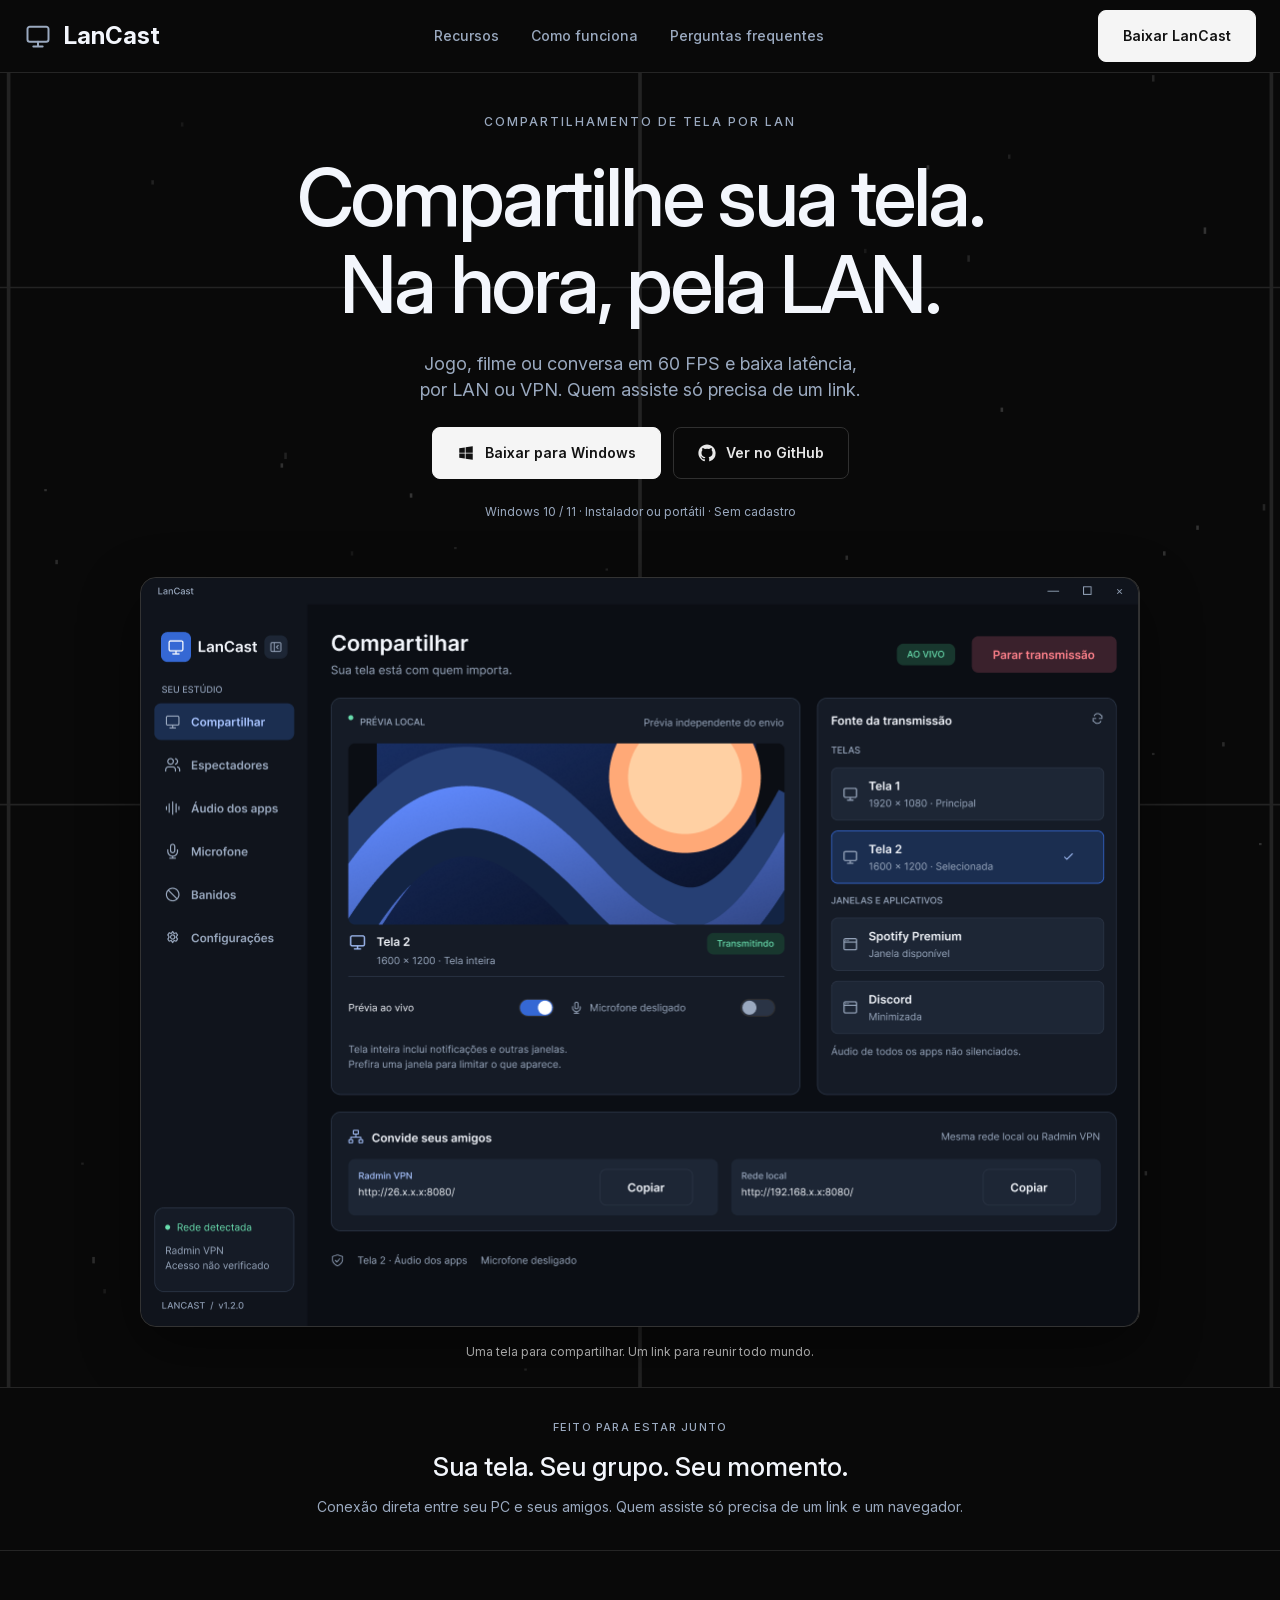
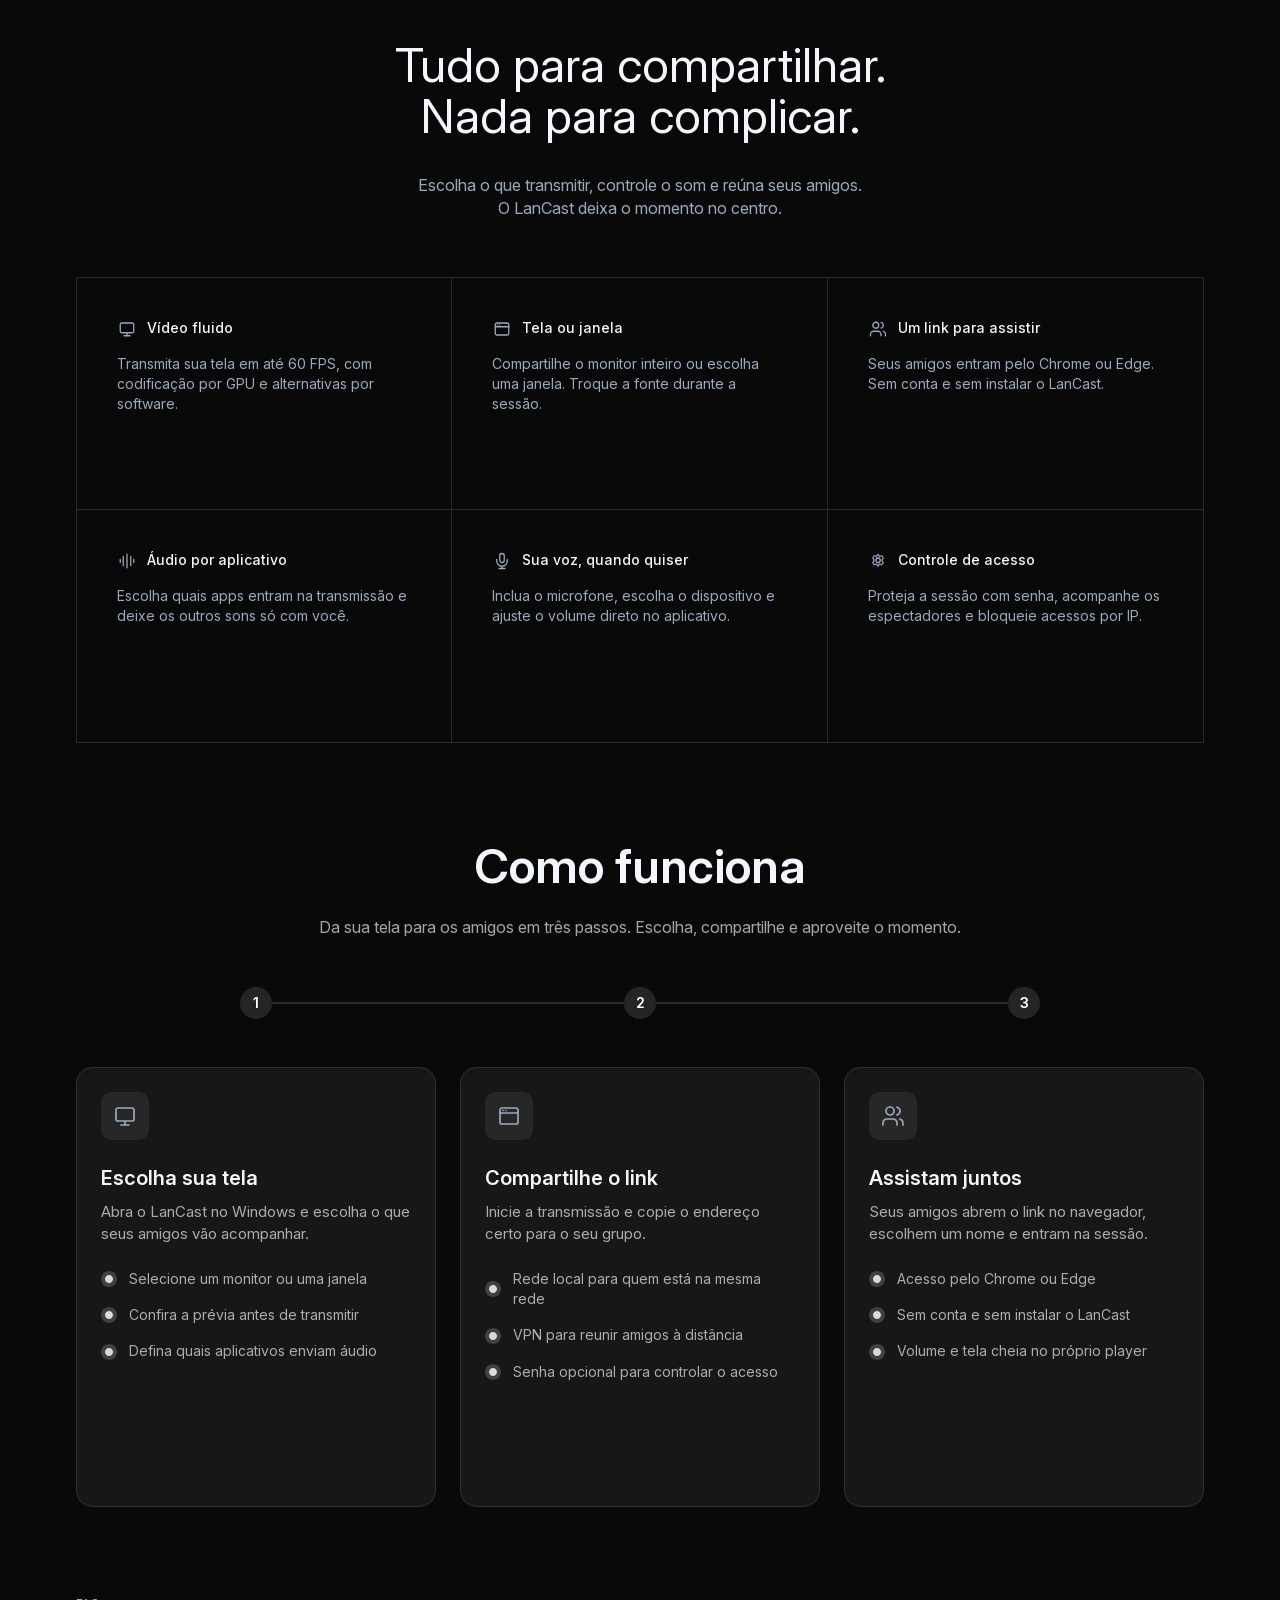
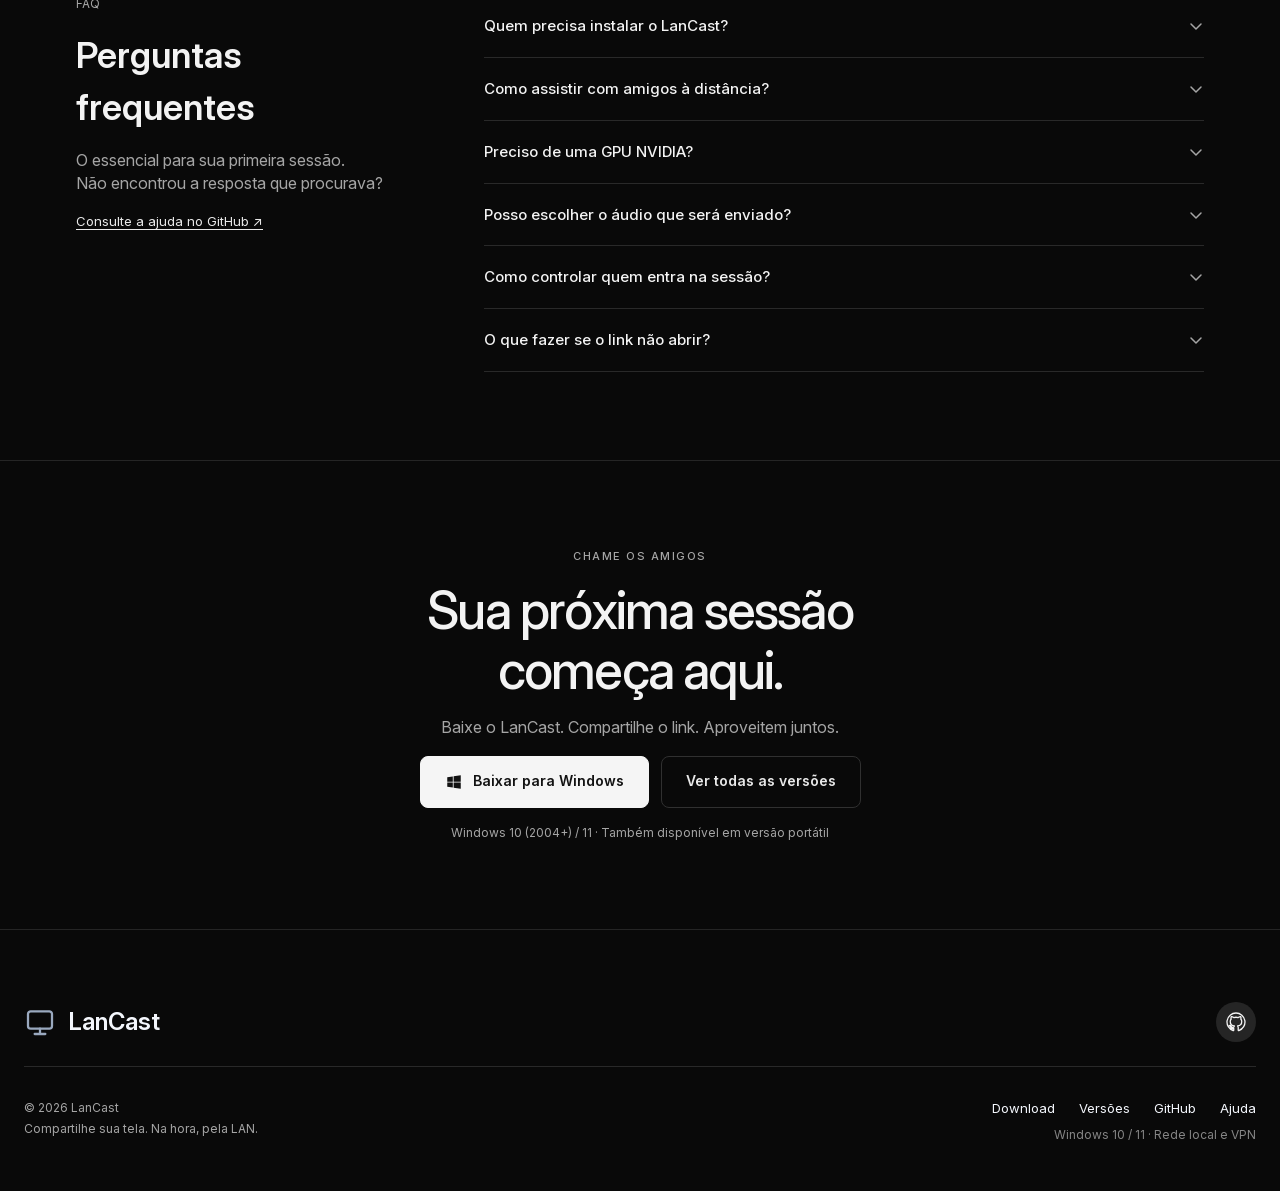
<file: index.html>
<!doctype html>
<html lang="pt-BR">
<head>
  <meta charset="utf-8">
  <meta name="viewport" content="width=device-width, initial-scale=1">
  <meta http-equiv="refresh" content="0; url=website/">
  <title>LanCast</title>
</head>
<body>
  <!-- Reserva: normalmente o .htaccess da raiz já serve o site de website/. Isto só aparece se o servidor ignorar o .htaccess. -->
  <p><a href="website/">Abrir o site do LanCast</a></p>
</body>
</html>
</file>
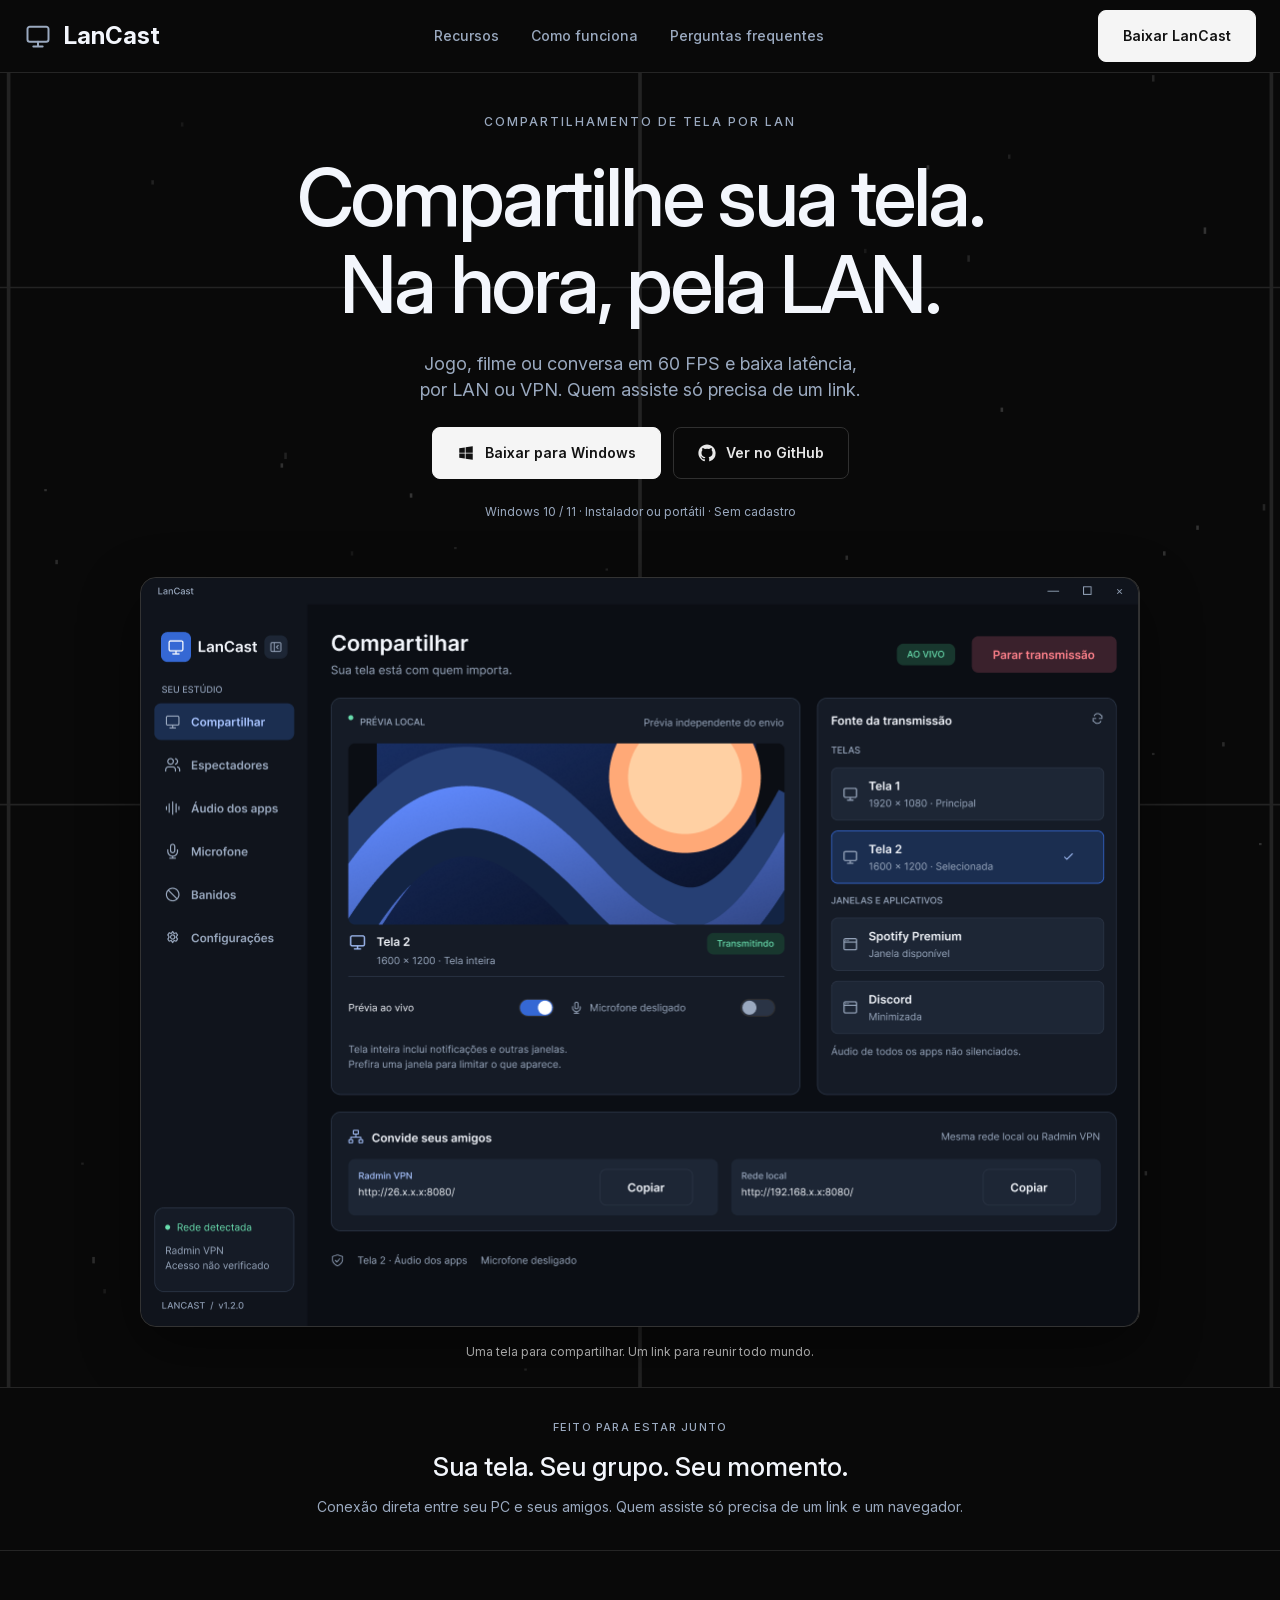
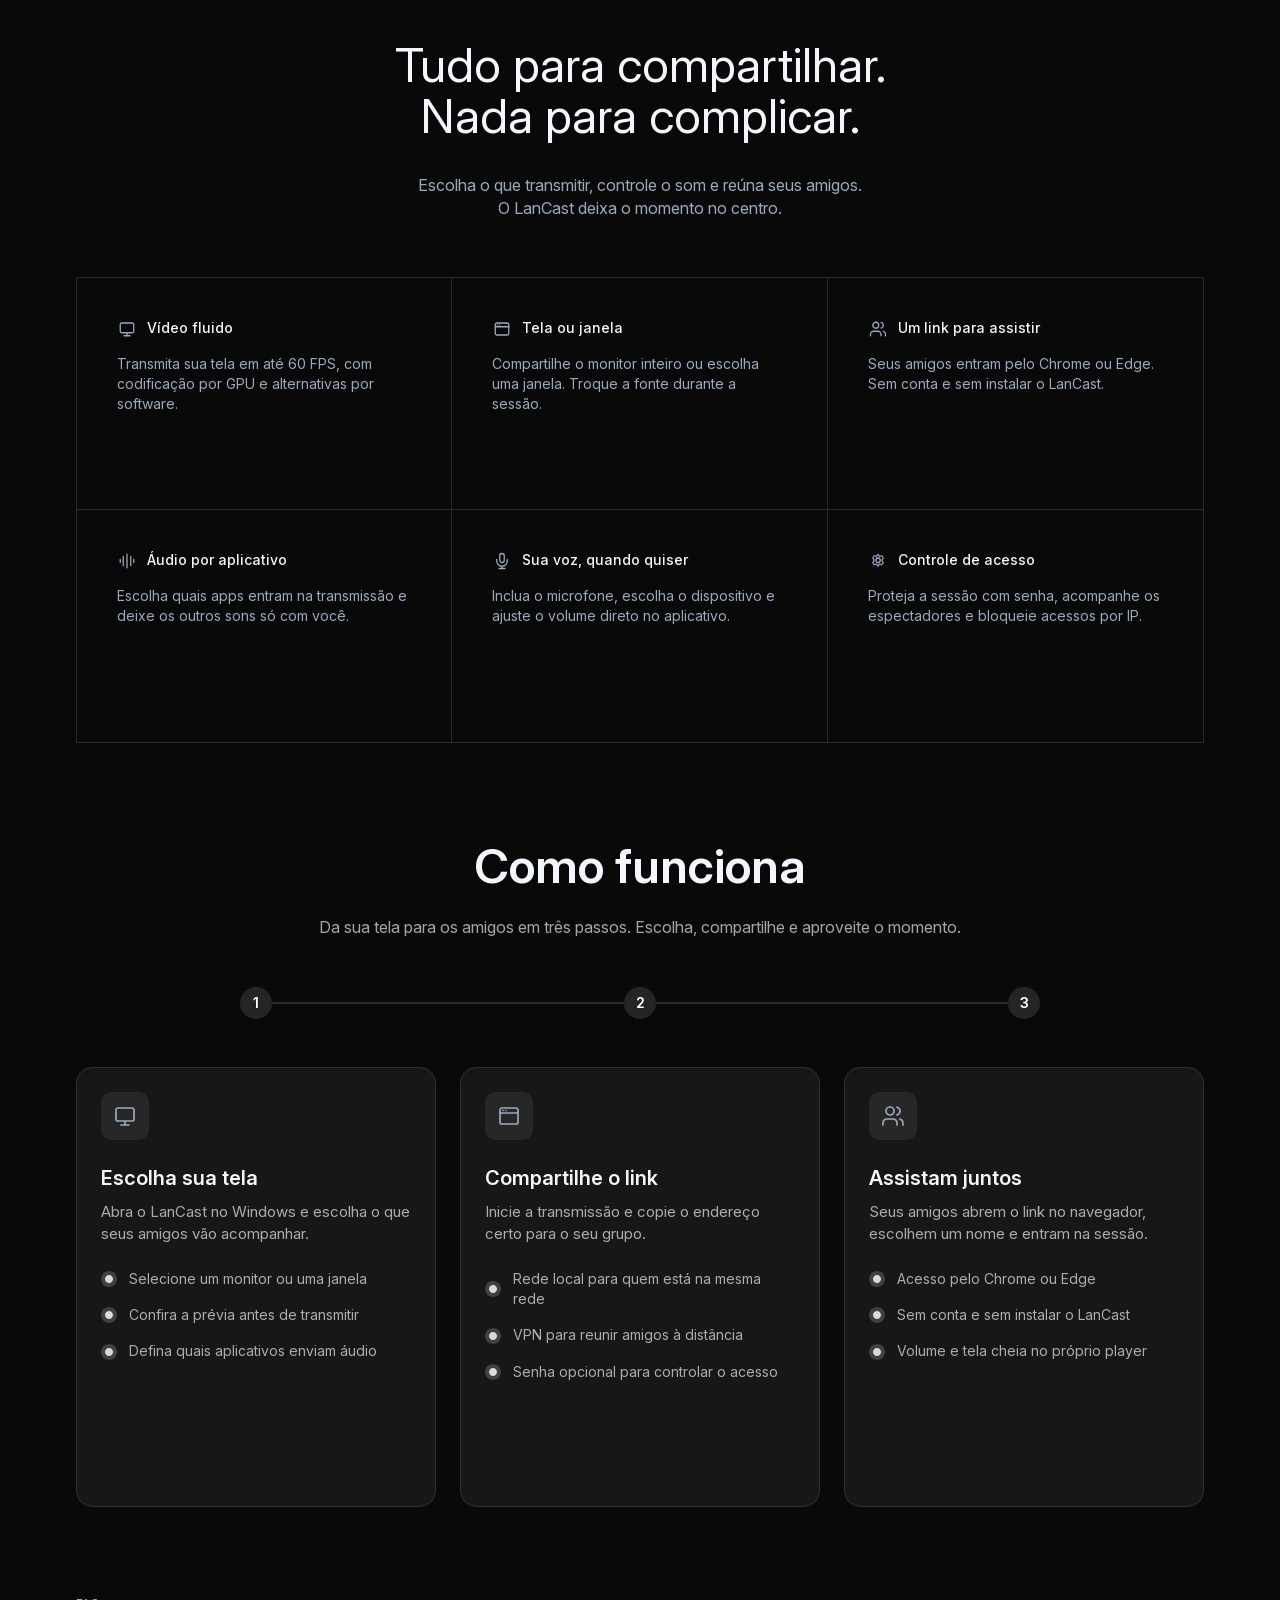
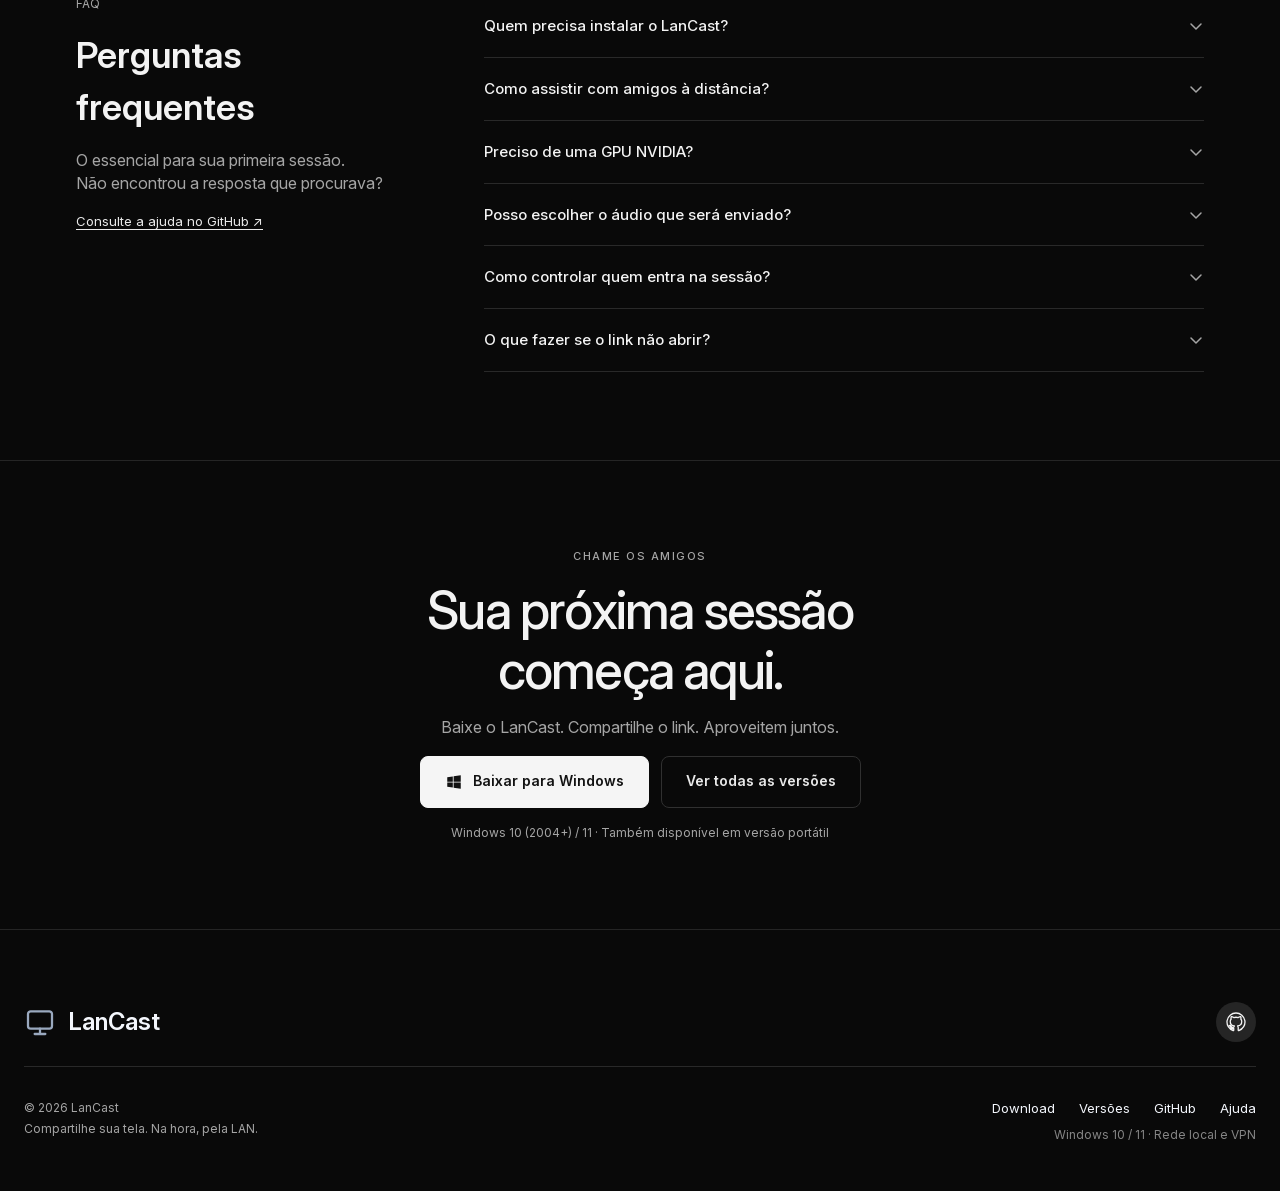
<file: website/index.html>
<!doctype html>
<html lang="pt-BR">
<head>
  <meta charset="utf-8">
  <meta name="viewport" content="width=device-width, initial-scale=1">
  <meta name="theme-color" content="#090909">
  <meta name="description" content="Compartilhe sua tela na hora, pela LAN: 60 FPS, baixa latência e áudio por aplicativo. Quem assiste só precisa de um link e do navegador, pela rede local ou VPN. LanCast para Windows, sem conta e sem nuvem.">
  <meta property="og:type" content="website">
  <meta property="og:title" content="LanCast · Compartilhe sua tela. Na hora, pela LAN.">
  <meta property="og:description" content="Jogo, filme ou conversa em 60 FPS e baixa latência. Transmita sua tela por LAN ou VPN; quem assiste só precisa de um link. Sem conta, sem nuvem.">
  <title>LanCast · Compartilhe sua tela. Na hora, pela LAN.</title>
  <link rel="icon" href="assets/monitor.svg" type="image/svg+xml">
  <link rel="preload" href="assets/InterVariable.woff2" as="font" type="font/woff2" crossorigin>
  <link rel="stylesheet" href="styles.css">
  <script src="script.js" defer></script>
</head>
<body>
  <a class="skip-link" href="#conteudo">Pular para o conteúdo</a>
  <header class="site-header">
    <div class="header-inner">
      <a class="brand" href="#inicio" aria-label="LanCast, início">
        <span class="icon icon-brand"><img src="assets/monitor.svg" alt="" width="20" height="20"></span>
        <span>LanCast</span>
      </a>
      <nav class="desktop-nav" aria-label="Navegação principal">
        <a href="#recursos">Recursos</a>
        <a href="#como-funciona">Como funciona</a>
        <a href="#perguntas">Perguntas frequentes</a>
      </nav>
      <a class="button button-primary header-download" href="https://github.com/Guma325/LanCast/releases/latest" data-download>Baixar LanCast</a>
      <details class="mobile-menu">
        <summary>Menu</summary>
        <nav aria-label="Navegação mobile">
          <a href="#recursos">Recursos</a>
          <a href="#como-funciona">Como funciona</a>
          <a href="#perguntas">Perguntas frequentes</a>
          <a href="#download">Baixar LanCast</a>
        </nav>
      </details>
    </div>
  </header>

  <main id="conteudo">
    <section class="hero" id="inicio" aria-labelledby="hero-title">
      <picture class="hero-background" aria-hidden="true">
        <source media="(max-width: 767px)" srcset="assets/hero-grid-mobile.svg">
        <img src="assets/hero-grid.svg" alt="" width="1440" height="1407">
      </picture>
      <div class="hero-copy">
        <p class="eyebrow hero-eyebrow">Compartilhamento de tela por LAN</p>
        <h1 id="hero-title">Compartilhe sua tela.<br>Na hora, pela LAN.</h1>
        <p class="hero-description">Jogo, filme ou conversa em 60 FPS e baixa latência, por LAN ou VPN. Quem assiste só precisa de um link.</p>
        <div class="actions">
          <a class="button button-primary" href="https://github.com/Guma325/LanCast/releases/latest" data-download><svg class="btn-icon" viewBox="0 0 24 24" aria-hidden="true" focusable="false"><path d="M3 5.6 10.4 4.6v6.9H3zM11.5 4.4 21 3v8.5h-9.5zM3 12.5h7.4v6.9L3 18.4zM11.5 12.5H21V21l-9.5-1.3z"/></svg>Baixar para Windows</a>
          <a class="button button-secondary" href="https://github.com/Guma325/LanCast"><svg class="btn-icon" viewBox="0 0 24 24" aria-hidden="true" focusable="false"><path d="M12 .5C5.65.5.5 5.65.5 12c0 5.08 3.29 9.39 7.86 10.91.58.1.79-.25.79-.56v-2c-3.2.7-3.87-1.37-3.87-1.37-.52-1.33-1.28-1.68-1.28-1.68-1.04-.71.08-.7.08-.7 1.15.08 1.76 1.19 1.76 1.19 1.03 1.76 2.69 1.25 3.35.96.1-.74.4-1.25.73-1.54-2.55-.29-5.24-1.28-5.24-5.68 0-1.25.45-2.28 1.18-3.08-.12-.29-.51-1.46.11-3.04 0 0 .97-.31 3.17 1.18a11 11 0 0 1 5.77 0c2.2-1.49 3.17-1.18 3.17-1.18.62 1.58.23 2.75.11 3.04.74.8 1.18 1.83 1.18 3.08 0 4.41-2.69 5.38-5.25 5.67.41.36.78 1.06.78 2.14v3.17c0 .31.21.67.79.56A11.5 11.5 0 0 0 23.5 12C23.5 5.65 18.35.5 12 .5Z"/></svg>Ver no GitHub</a>
        </div>
        <p class="small muted">Windows 10 / 11 · Instalador ou portátil · Sem cadastro</p>
      </div>
      <figure class="product-preview">
        <div class="preview-frame">
          <img src="assets/lancast-preview.png" alt="Interface do LanCast no Windows, com prévia da tela ao vivo, seleção de monitor ou janela, controles de áudio e links para compartilhar." width="1000" height="750" fetchpriority="high" decoding="async">
        </div>
        <figcaption>Uma tela para compartilhar. Um link para reunir todo mundo.</figcaption>
      </figure>
    </section>

    <section class="manifesto" aria-labelledby="manifesto-title">
      <p class="eyebrow">Feito para estar junto</p>
      <h2 id="manifesto-title">Sua tela. Seu grupo. Seu momento.</h2>
      <p>Conexão direta entre seu PC e seus amigos. Quem assiste só precisa de um link e um navegador.</p>
    </section>

    <section class="features section" id="recursos" aria-labelledby="features-title">
      <div class="section-heading">
        <h2 id="features-title">Tudo para compartilhar.<br>Nada para complicar.</h2>
        <p>Escolha o que transmitir, controle o som e reúna seus amigos.<br class="desktop-break">O LanCast deixa o momento no centro.</p>
      </div>
      <div class="feature-grid container">
        <article class="feature">
          <h3><span class="icon icon-feature"><img src="assets/monitor.svg" alt="" width="20" height="20"></span>Vídeo fluido</h3>
          <p>Transmita sua tela em até 60 FPS, com codificação por GPU e alternativas por software.</p>
        </article>
        <article class="feature">
          <h3><span class="icon icon-feature"><img src="assets/window.svg" alt="" width="20" height="20"></span>Tela ou janela</h3>
          <p>Compartilhe o monitor inteiro ou escolha uma janela. Troque a fonte durante a sessão.</p>
        </article>
        <article class="feature">
          <h3><span class="icon icon-feature"><img src="assets/users.svg" alt="" width="20" height="20"></span>Um link para assistir</h3>
          <p>Seus amigos entram pelo Chrome ou Edge. Sem conta e sem instalar o LanCast.</p>
        </article>
        <article class="feature">
          <h3><span class="icon icon-feature"><img src="assets/audio.svg" alt="" width="20" height="20"></span>Áudio por aplicativo</h3>
          <p>Escolha quais apps entram na transmissão e deixe os outros sons só com você.</p>
        </article>
        <article class="feature">
          <h3><span class="icon icon-feature"><img src="assets/mic.svg" alt="" width="20" height="20"></span>Sua voz, quando quiser</h3>
          <p>Inclua o microfone, escolha o dispositivo e ajuste o volume direto no aplicativo.</p>
        </article>
        <article class="feature">
          <h3><span class="icon icon-feature"><img src="assets/settings.svg" alt="" width="20" height="20"></span>Controle de acesso</h3>
          <p>Proteja a sessão com senha, acompanhe os espectadores e bloqueie acessos por IP.</p>
        </article>
      </div>
    </section>

    <section class="how-it-works" id="como-funciona" aria-labelledby="how-title">
      <div class="container">
        <div class="section-heading">
          <h2 id="how-title">Como funciona</h2>
          <p>Da sua tela para os amigos em três passos. Escolha, compartilhe e aproveite o momento.</p>
        </div>
        <div class="step-track" aria-hidden="true">
          <img class="step-connector" src="assets/steps.svg" alt="" width="1128" height="32">
          <span>1</span><span>2</span><span>3</span>
        </div>
        <ol class="step-cards">
          <li class="step-card">
            <div class="step-badge"><span class="step-number" aria-hidden="true">1</span><span class="icon icon-step"><img src="assets/monitor.svg" alt="" width="20" height="20"></span></div>
            <div class="step-copy"><h3>Escolha sua tela</h3><p>Abra o LanCast no Windows e escolha o que seus amigos vão acompanhar.</p></div>
            <ul class="step-list"><li>Selecione um monitor ou uma janela</li><li>Confira a prévia antes de transmitir</li><li>Defina quais aplicativos enviam áudio</li></ul>
          </li>
          <li class="step-card">
            <div class="step-badge"><span class="step-number" aria-hidden="true">2</span><span class="icon icon-step"><img src="assets/window.svg" alt="" width="20" height="20"></span></div>
            <div class="step-copy"><h3>Compartilhe o link</h3><p>Inicie a transmissão e copie o endereço certo para o seu grupo.</p></div>
            <ul class="step-list"><li>Rede local para quem está na mesma rede</li><li>VPN para reunir amigos à distância</li><li>Senha opcional para controlar o acesso</li></ul>
          </li>
          <li class="step-card">
            <div class="step-badge"><span class="step-number" aria-hidden="true">3</span><span class="icon icon-step"><img src="assets/users.svg" alt="" width="20" height="20"></span></div>
            <div class="step-copy"><h3>Assistam juntos</h3><p>Seus amigos abrem o link no navegador, escolhem um nome e entram na sessão.</p></div>
            <ul class="step-list"><li>Acesso pelo Chrome ou Edge</li><li>Sem conta e sem instalar o LanCast</li><li>Volume e tela cheia no próprio player</li></ul>
          </li>
        </ol>
      </div>
    </section>

    <section class="faq section" id="perguntas" aria-labelledby="faq-title">
      <div class="faq-layout container">
        <div class="faq-intro">
          <p class="small muted">FAQ</p>
          <h2 id="faq-title">Perguntas<br>frequentes</h2>
          <p>O essencial para sua primeira sessão.<br>Não encontrou a resposta que procurava?</p>
          <a class="help-link" href="https://github.com/Guma325/LanCast#como-usar">Consulte a ajuda no GitHub ↗</a>
        </div>
        <div class="faq-list">
          <details name="faq"><summary>Quem precisa instalar o LanCast?<img src="assets/chevron.svg" alt="" width="16" height="16"></summary><p>Só quem transmite precisa instalar ou abrir a versão portátil no Windows. Seus amigos assistem pelo Chrome ou Edge.</p></details>
          <details name="faq"><summary>Como assistir com amigos à distância?<img src="assets/chevron.svg" alt="" width="16" height="16"></summary><p>Todos precisam estar na mesma rede virtual, criada por um programa de VPN. Para quem está na mesma rede local, basta usar o link de rede local.</p></details>
          <details name="faq"><summary>Preciso de uma GPU NVIDIA?<img src="assets/chevron.svg" alt="" width="16" height="16"></summary><p>Não. O LanCast também oferece codificação AMD, Intel e por software. O desempenho depende do computador e da rede.</p></details>
          <details name="faq"><summary>Posso escolher o áudio que será enviado?<img src="assets/chevron.svg" alt="" width="16" height="16"></summary><p>Sim. Controle o áudio de cada aplicativo e inclua o microfone quando quiser. Ao compartilhar uma janela, você pode restringir o áudio ao app escolhido.</p></details>
          <details name="faq"><summary>Como controlar quem entra na sessão?<img src="assets/chevron.svg" alt="" width="16" height="16"></summary><p>Use uma senha opcional, acompanhe a lista de espectadores e desconecte ou bloqueie acessos por IP.</p></details>
          <details name="faq"><summary>O que fazer se o link não abrir?<img src="assets/chevron.svg" alt="" width="16" height="16"></summary><p>Confira se todos estão na mesma rede local ou VPN e permita o LanCast no Firewall do Windows. A ajuda e o log estão nas configurações do aplicativo.</p></details>
        </div>
      </div>
    </section>

    <section class="download" id="download" aria-labelledby="download-title">
      <p class="eyebrow">Chame os amigos</p>
      <h2 id="download-title">Sua próxima sessão<br>começa aqui.</h2>
      <p>Baixe o LanCast. Compartilhe o link. Aproveitem juntos.</p>
      <div class="actions">
        <a class="button button-primary" href="https://github.com/Guma325/LanCast/releases/latest" data-download><svg class="btn-icon" viewBox="0 0 24 24" aria-hidden="true" focusable="false"><path d="M3 5.6 10.4 4.6v6.9H3zM11.5 4.4 21 3v8.5h-9.5zM3 12.5h7.4v6.9L3 18.4zM11.5 12.5H21V21l-9.5-1.3z"/></svg>Baixar para Windows</a>
        <a class="button button-secondary" href="versoes.html">Ver todas as versões</a>
      </div>
      <p class="small">Windows 10 (2004+) / 11 · Também disponível em versão portátil</p>
    </section>
  </main>

  <footer class="site-footer">
    <div class="footer-inner">
      <div class="footer-top">
        <a class="brand" href="#inicio" aria-label="LanCast, voltar ao início"><span class="icon icon-footer"><img src="assets/monitor.svg" alt="" width="20" height="20"></span><span>LanCast</span></a>
        <a class="social-link" href="https://github.com/Guma325/LanCast" aria-label="Código do LanCast no GitHub"><img src="assets/github.svg" alt="" width="20" height="20"></a>
      </div>
      <div class="footer-bottom">
        <div class="footer-credits"><p>© <span data-year>2026</span> LanCast</p><p>Compartilhe sua tela. Na hora, pela LAN.</p></div>
        <div class="footer-links">
          <nav aria-label="Links do projeto"><a href="https://github.com/Guma325/LanCast/releases/latest">Download</a><a href="versoes.html">Versões</a><a href="https://github.com/Guma325/LanCast">GitHub</a><a href="https://github.com/Guma325/LanCast#como-usar">Ajuda</a></nav>
          <p>Windows 10 / 11 · Rede local e VPN</p>
        </div>
      </div>
    </div>
  </footer>
</body>
</html>
</file>
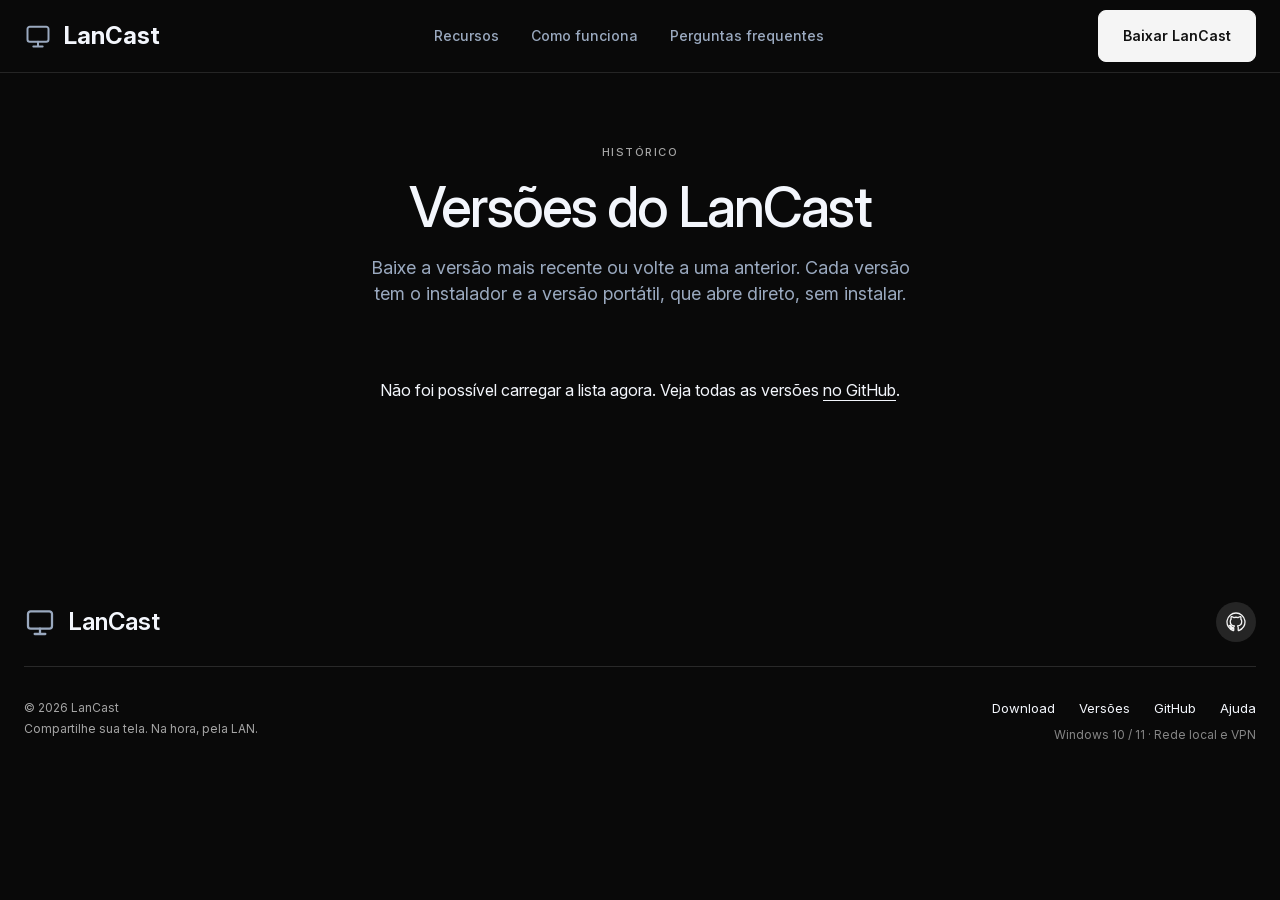
<file: website/versoes.html>
<!doctype html>
<html lang="pt-BR">
<head>
  <meta charset="utf-8">
  <meta name="viewport" content="width=device-width, initial-scale=1">
  <meta name="theme-color" content="#090909">
  <meta name="description" content="Todas as versões do LanCast para Windows: baixe a mais recente ou uma anterior, em instalador ou versão portátil, com as novidades de cada uma.">
  <meta property="og:type" content="website">
  <meta property="og:title" content="Versões do LanCast">
  <meta property="og:description" content="Histórico de versões do LanCast para Windows, com instalador, versão portátil e as novidades de cada lançamento.">
  <title>Versões do LanCast</title>
  <link rel="icon" href="assets/monitor.svg" type="image/svg+xml">
  <link rel="preload" href="assets/InterVariable.woff2" as="font" type="font/woff2" crossorigin>
  <link rel="stylesheet" href="styles.css">
  <script src="script.js" defer></script>
  <script src="versoes.js" defer></script>
</head>
<body>
  <a class="skip-link" href="#conteudo">Pular para o conteúdo</a>
  <header class="site-header">
    <div class="header-inner">
      <a class="brand" href="./" aria-label="LanCast, início">
        <span class="icon icon-brand"><img src="assets/monitor.svg" alt="" width="20" height="20"></span>
        <span>LanCast</span>
      </a>
      <nav class="desktop-nav" aria-label="Navegação principal">
        <a href="./#recursos">Recursos</a>
        <a href="./#como-funciona">Como funciona</a>
        <a href="./#perguntas">Perguntas frequentes</a>
      </nav>
      <a class="button button-primary header-download" href="https://github.com/Guma325/LanCast/releases/latest" data-download>Baixar LanCast</a>
      <details class="mobile-menu">
        <summary>Menu</summary>
        <nav aria-label="Navegação mobile">
          <a href="./#recursos">Recursos</a>
          <a href="./#como-funciona">Como funciona</a>
          <a href="./#perguntas">Perguntas frequentes</a>
          <a href="./#download">Baixar LanCast</a>
        </nav>
      </details>
    </div>
  </header>

  <main id="conteudo">
    <section class="versions-hero" aria-labelledby="versions-title">
      <p class="eyebrow">Histórico</p>
      <h1 id="versions-title">Versões do LanCast</h1>
      <p class="versions-lead">Baixe a versão mais recente ou volte a uma anterior. Cada versão tem o instalador e a versão portátil, que abre direto, sem instalar.</p>
    </section>

    <section class="versions container" aria-label="Lista de versões">
      <div id="releases" class="release-list" aria-live="polite" aria-busy="true">
        <p class="versions-status muted">Carregando versões…</p>
      </div>
      <noscript>
        <p class="versions-status">Ative o JavaScript para ver a lista, ou veja todas as versões <a class="inline-link" href="https://github.com/Guma325/LanCast/releases">no GitHub</a>.</p>
      </noscript>
    </section>
  </main>

  <footer class="site-footer">
    <div class="footer-inner">
      <div class="footer-top">
        <a class="brand" href="./" aria-label="LanCast, voltar ao início"><span class="icon icon-footer"><img src="assets/monitor.svg" alt="" width="20" height="20"></span><span>LanCast</span></a>
        <a class="social-link" href="https://github.com/Guma325/LanCast" aria-label="Código do LanCast no GitHub"><img src="assets/github.svg" alt="" width="20" height="20"></a>
      </div>
      <div class="footer-bottom">
        <div class="footer-credits"><p>© <span data-year>2026</span> LanCast</p><p>Compartilhe sua tela. Na hora, pela LAN.</p></div>
        <div class="footer-links">
          <nav aria-label="Links do projeto"><a href="https://github.com/Guma325/LanCast/releases/latest">Download</a><a href="versoes.html">Versões</a><a href="https://github.com/Guma325/LanCast">GitHub</a><a href="https://github.com/Guma325/LanCast#como-usar">Ajuda</a></nav>
          <p>Windows 10 / 11 · Rede local e VPN</p>
        </div>
      </div>
    </div>
  </footer>
</body>
</html>
</file>
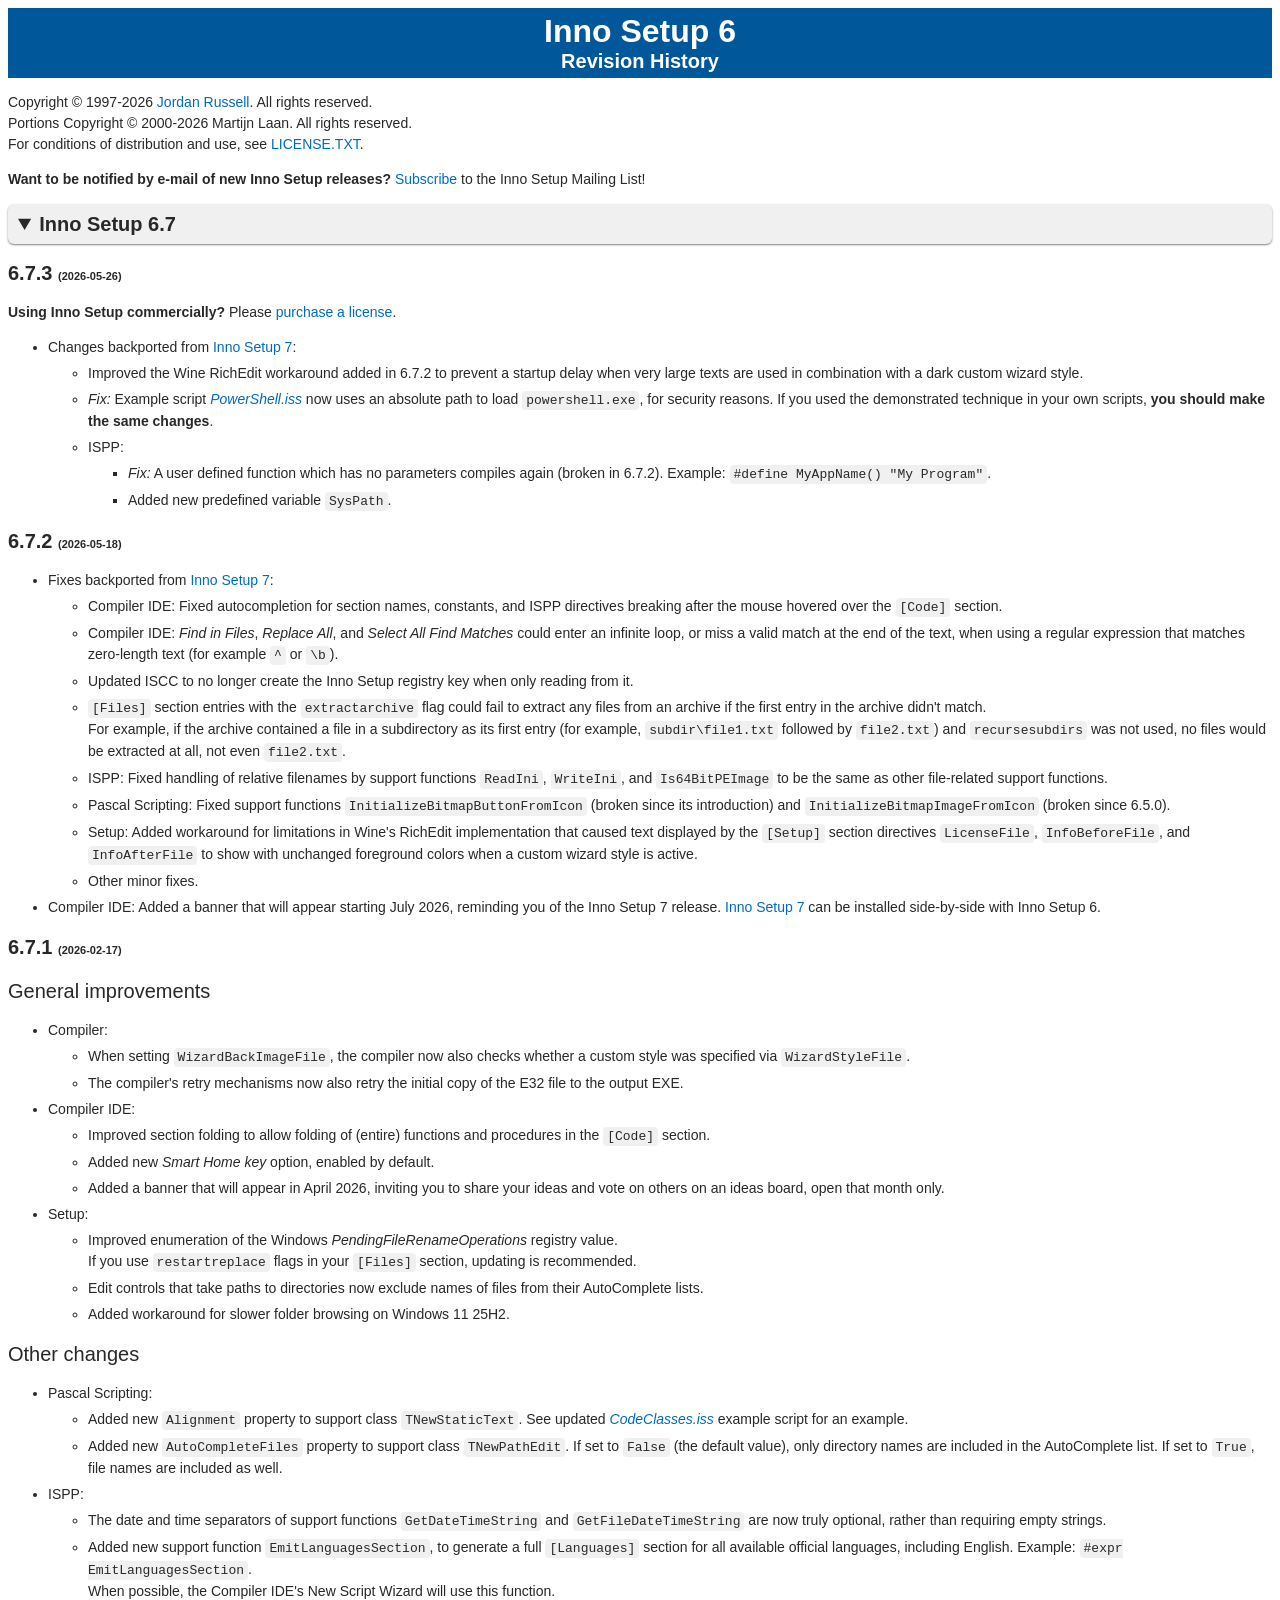
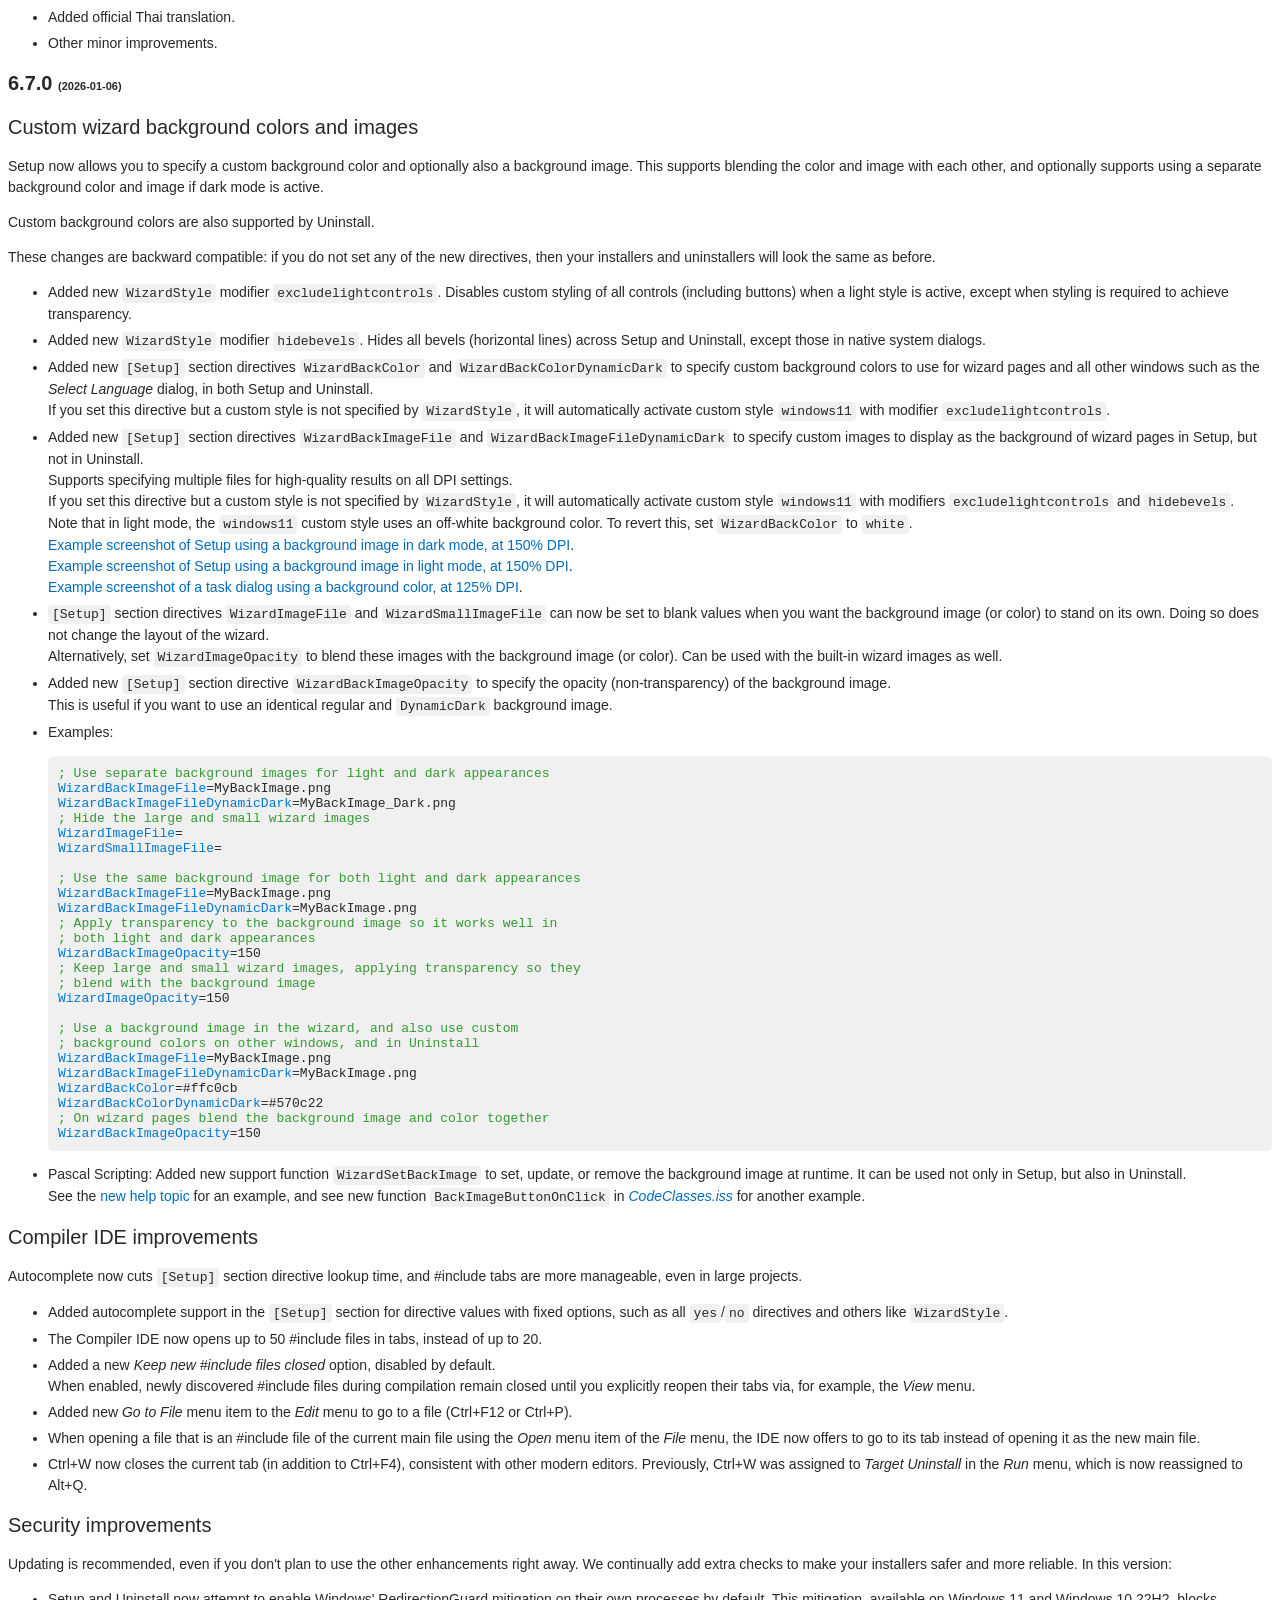
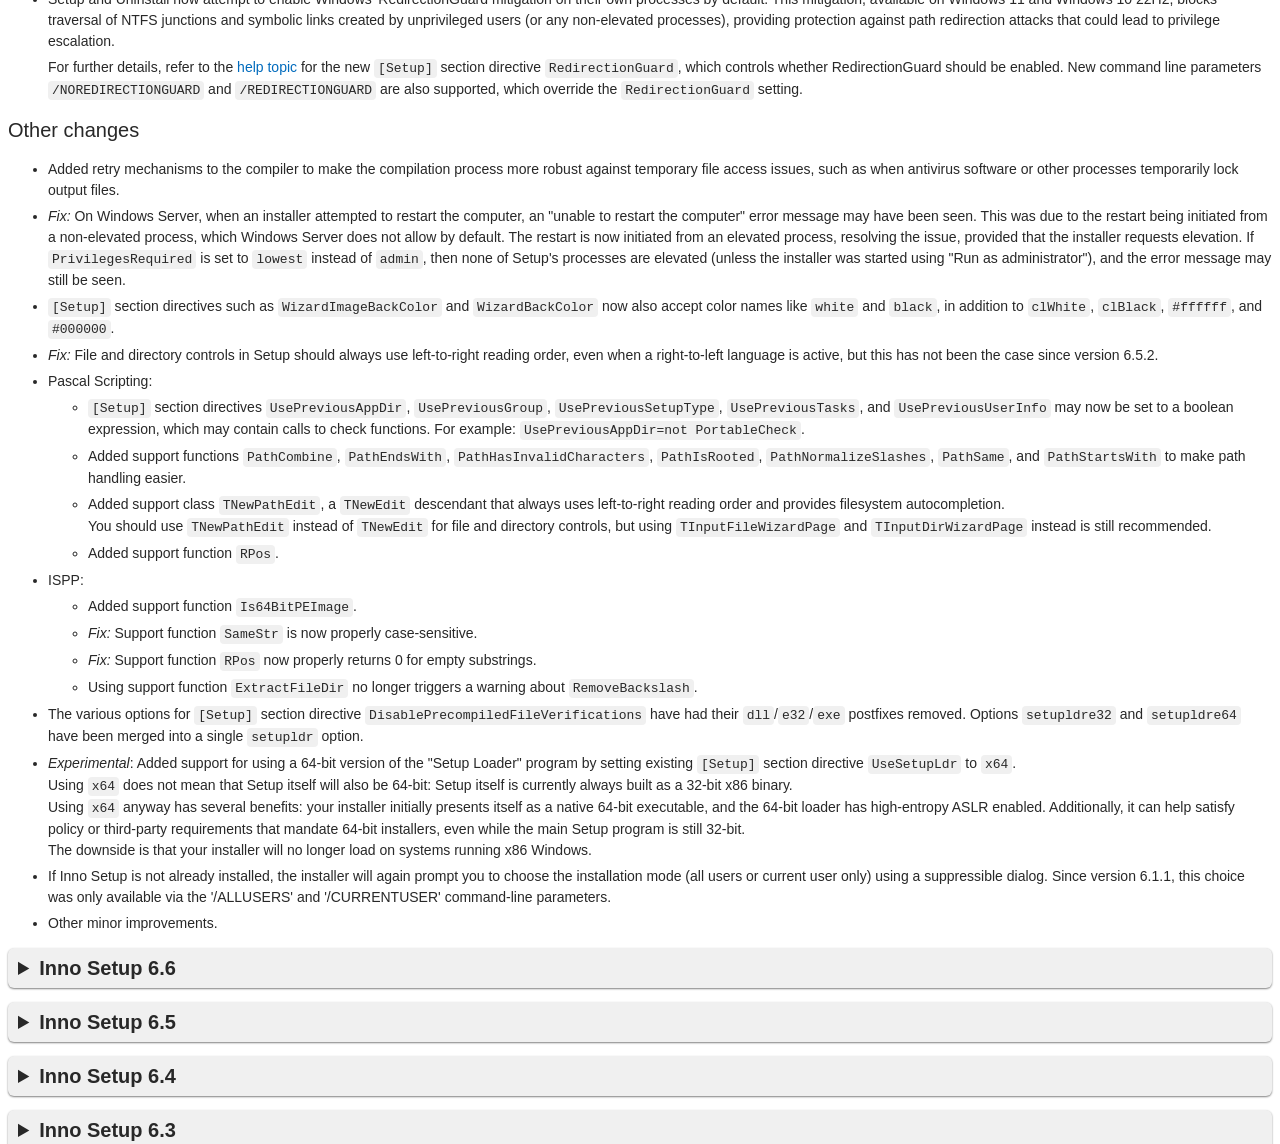
<file: tools/InnoSetup/whatsnew.htm>
<!DOCTYPE html>
<html lang="en">
<head>
<meta charset="utf-8" />
<title>Inno Setup 6 Revision History</title>
<base href="https://jrsoftware.org/" />
<style type="text/css">
    :root {
      color-scheme: light dark;
      --main-fg-color: light-dark(#282828, #d6d6d6);
      --main-bg-color: light-dark(white, #1f1f1f);
      --link-fg-color: light-dark(hsl(206, 100%, 37%), hsl(206, 100%, 50%));
      --link-hover-fg-color: light-dark(hsl(206, 100%, 27%), hsl(206, 100%, 43%));
      --code-bg-color: light-dark(#f0f0f0, #353135);
    }
    body         { font: calc(14rem/16)/1.5 "Segoe UI", sans-serif; color: var(--main-fg-color); background-color: var(--main-bg-color) }
    a:link, a:visited { color: var(--link-fg-color); background-color: transparent; text-decoration: none }
    a[href]:hover { color: var(--link-hover-fg-color); text-decoration: underline }
    tt, pre      { font: calc(13rem/16)/calc(21rem/16) monospace; color: inherit; background-color: var(--code-bg-color) }
    tt           { padding: 2px 4px; border-radius: 4px }
    pre          { line-height: normal; padding: 10px; border-radius: 6px; overflow-x: auto }
    li, li > p, div.limargins { margin-block: calc(5rem/16) }
    div.bluehead { text-align: center; color: white; background-color: hsl(206, 100%, 30%); padding: 5px; font-weight: bold; line-height: normal }
    details      { margin-block: 1em }
    summary      { font-size: calc(20rem/16); font-weight: bold; color: inherit; background-color: var(--code-bg-color);
                   padding: 0.25em 0.5em; border-radius: 6px; box-shadow: 0 1px 2px #808080; cursor: pointer; user-select: none }
    .date        { font-size: calc(11rem/16); font-weight: bold }
    .head1       { font-size: calc(32rem/16) }
    .head2       { font-size: calc(20rem/16) }
    .ver         { font-size: calc(20rem/16); font-weight: bold }
    code.innosetup .sec { font-weight: bold }
    code.innosetup .key { color: #0078d4 }
    code.innosetup .com { color: #339933 }
    code.innosetup .con { color: #9262a8 }
</style>
</head>
<body>

<div class="bluehead"><span class="head1">Inno Setup 6</span><br /><span class="head2">Revision History</span></div>

<p>Copyright © 1997-2026 <a href="./">Jordan Russell</a>. All rights reserved.<br />
Portions Copyright © 2000-2026 Martijn Laan. All rights reserved.<br />
For conditions of distribution and use, see <a href="files/is/license.txt">LICENSE.TXT</a>.
</p>

<p><b>Want to be notified by e-mail of new Inno Setup releases?</b> <a href="ismail.php">Subscribe</a> to the Inno Setup Mailing List!</p>

<details open="">
<summary>Inno Setup 6.7</summary>

<p><a name="6.7.3"></a><span class="ver">6.7.3 </span><span class="date">(2026-05-26)</span></p>

<p><b>Using Inno Setup commercially?</b> Please <a href="https://jrsoftware.org/isorder.php">purchase a license</a>.</p>

<ul>
  <li>Changes backported from <a href="https://jrsoftware.org/isdl.php#v7">Inno Setup 7</a>:
  <ul>
    <li>Improved the Wine RichEdit workaround added in 6.7.2 to prevent a startup delay when very large texts are used in combination with a dark custom wizard style.</li>
    <li><i>Fix:</i> Example script <i><a href="https://raw.githubusercontent.com/jrsoftware/issrc/refs/tags/is-6_7_3/Examples/PowerShell.iss">PowerShell.iss</a></i> now uses an absolute path to load <tt>powershell.exe</tt>, for security reasons. If you used the demonstrated technique in your own scripts, <b>you should make the same changes</b>.</li>
    <li>ISPP:
    <ul>
      <li><i>Fix:</i> A user defined function which has no parameters compiles again (broken in 6.7.2). Example: <tt>#define MyAppName() "My Program"</tt>.</li>
      <li>Added new predefined variable <tt>SysPath</tt>.</li>
    </ul>
    </li>
  </ul>
  </li>
</ul>

<p><a name="6.7.2"></a><span class="ver">6.7.2 </span><span class="date">(2026-05-18)</span></p>

<ul>
  <li>Fixes backported from <a href="https://jrsoftware.org/isdl.php#v7">Inno Setup 7</a>:
  <ul>
    <li>Compiler IDE: Fixed autocompletion for section names, constants, and ISPP directives breaking after the mouse hovered over the <tt>[Code]</tt> section.</li>
    <li>Compiler IDE: <i>Find in Files</i>, <i>Replace All</i>, and <i>Select All Find Matches</i> could enter an infinite loop, or miss a valid match at the end of the text, when using a regular expression that matches zero-length text (for example <tt>^</tt> or <tt>\b</tt>).</li>
    <li>Updated ISCC to no longer create the Inno Setup registry key when only reading from it.</li>
    <li><tt>[Files]</tt> section entries with the <tt>extractarchive</tt> flag could fail to extract any files from an archive if the first entry in the archive didn't match.<br/>
        For example, if the archive contained a file in a subdirectory as its first entry (for example, <tt>subdir\file1.txt</tt> followed by <tt>file2.txt</tt>) and <tt>recursesubdirs</tt> was not used, no files would be extracted at all, not even <tt>file2.txt</tt>.</li>
    <li>ISPP: Fixed handling of relative filenames by support functions <tt>ReadIni</tt>, <tt>WriteIni</tt>, and <tt>Is64BitPEImage</tt> to be the same as other file-related support functions.</li>
    <li>Pascal Scripting: Fixed support functions <tt>InitializeBitmapButtonFromIcon</tt> (broken since its introduction) and <tt>InitializeBitmapImageFromIcon</tt> (broken since 6.5.0).</li>
    <li>Setup: Added workaround for limitations in Wine's RichEdit implementation that caused text displayed by the <tt>[Setup]</tt> section directives <tt>LicenseFile</tt>, <tt>InfoBeforeFile</tt>, and <tt>InfoAfterFile</tt> to show with unchanged foreground colors when a custom wizard style is active.</li>
    <li>Other minor fixes.</li>
  </ul>
  </li>
  <li>Compiler IDE: Added a banner that will appear starting July 2026, reminding you of the Inno Setup 7 release. <a href="https://jrsoftware.org/isdl.php#v7">Inno Setup 7</a> can be installed side-by-side with Inno Setup 6.</li>
</ul>

<p><a name="6.7.1"></a><span class="ver">6.7.1 </span><span class="date">(2026-02-17)</span></p>

<span class="head2">General improvements</span>

<ul>
  <li>Compiler:
  <ul>
    <li>When setting <tt>WizardBackImageFile</tt>, the compiler now also checks whether a custom style was specified via <tt>WizardStyleFile</tt>.</li>
    <li>The compiler's retry mechanisms now also retry the initial copy of the E32 file to the output EXE.</li>
  </ul>  
  </li>
  <li>Compiler IDE:
  <ul>
    <li>Improved section folding to allow folding of (entire) functions and procedures in the <tt>[Code]</tt> section.</li>
    <li>Added new <i>Smart Home key</i> option, enabled by default.</li>
    <li>Added a banner that will appear in April 2026, inviting you to share your ideas and vote on others on an ideas board, open that month only.</li>
  </ul>
  </li>
  <li>Setup:
    <ul>
      <li>Improved enumeration of the Windows <i>PendingFileRenameOperations</i> registry value.<br/>
          If you use <tt>restartreplace</tt> flags in your <tt>[Files]</tt> section, updating is recommended.</li>
      <li>Edit controls that take paths to directories now exclude names of files from their AutoComplete lists.</li>
      <li>Added workaround for slower folder browsing on Windows 11 25H2.</li>
    </ul>
  </li>
</ul>

<span class="head2">Other changes</span>

<ul>
  <li>Pascal Scripting:
  <ul>
    <li>Added new <tt>Alignment</tt> property to support class <tt>TNewStaticText</tt>. See updated <i><a href="https://raw.githubusercontent.com/jrsoftware/issrc/refs/heads/main/Examples/CodeClasses.iss">CodeClasses.iss</a></i> example script for an example.</li>
    <li>Added new <tt>AutoCompleteFiles</tt> property to support class <tt>TNewPathEdit</tt>. If set to <tt>False</tt> (the default value), only directory names are included in the AutoComplete list. If set to <tt>True</tt>, file names are included as well.</li>
  </ul>
  </li>
  <li>ISPP:
  <ul>
    <li>The date and time separators of support functions <tt>GetDateTimeString</tt> and <tt>GetFileDateTimeString</tt> are now truly optional, rather than requiring empty strings.</li>
    <li>Added new support function <tt>EmitLanguagesSection</tt>, to generate a full <tt>[Languages]</tt> section for all available official languages, including English. Example: <tt>#expr EmitLanguagesSection</tt>.<br/>
        When possible, the Compiler IDE's New Script Wizard will use this function.</li>
  </ul>
  </li>
  <li>Added official Thai translation.</li>
  <li>Other minor improvements.</li>
</ul>

<p><a name="6.7.0"></a><span class="ver">6.7.0 </span><span class="date">(2026-01-06)</span></p>

<span class="head2">Custom wizard background colors and images</span>
<p>Setup now allows you to specify a custom background color and optionally also a background image. This supports blending the color and image with each other, and optionally supports using a separate background color and image if dark mode is active.</p>
<p>Custom background colors are also supported by Uninstall.</p>
<p>These changes are backward compatible: if you do not set any of the new directives, then your installers and uninstallers will look the same as before.</p>
<ul>
  <li>Added new <tt>WizardStyle</tt> modifier <tt>excludelightcontrols</tt>. Disables custom styling of all controls (including buttons) when a light style is active, except when styling is required to achieve transparency.</li>
  <li>Added new <tt>WizardStyle</tt> modifier <tt>hidebevels</tt>. Hides all bevels (horizontal lines) across Setup and Uninstall, except those in native system dialogs.</li>
  <li>Added new <tt>[Setup]</tt> section directives <tt>WizardBackColor</tt> and <tt>WizardBackColorDynamicDark</tt> to specify custom background colors to use for wizard pages and all other windows such as the <i>Select Language</i> dialog, in both Setup and Uninstall.<br/>
      If you set this directive but a custom style is not specified by <tt>WizardStyle</tt>, it will automatically activate custom style <tt>windows11</tt> with modifier <tt>excludelightcontrols</tt>.</li>
  <li>Added new <tt>[Setup]</tt> section directives <tt>WizardBackImageFile</tt> and <tt>WizardBackImageFileDynamicDark</tt> to specify custom images to display as the background of wizard pages in Setup, but not in Uninstall.<br/>
      Supports specifying multiple files for high-quality results on all DPI settings.<br/>
      If you set this directive but a custom style is not specified by <tt>WizardStyle</tt>, it will automatically activate custom style <tt>windows11</tt> with modifiers <tt>excludelightcontrols</tt> and <tt>hidebevels</tt>.<br/>
      Note that in light mode, the <tt>windows11</tt> custom style uses an off-white background color. To revert this, set <tt>WizardBackColor</tt> to <tt>white</tt>.<br/>
      <a href="https://jrsoftware.org/images/is-welcome-dark-backimage-org-150.png">Example screenshot of Setup using a background image in dark mode, at 150% DPI</a>.<br/>
      <a href="https://jrsoftware.org/images/is-welcome-backimage-org-150.png">Example screenshot of Setup using a background image in light mode, at 150% DPI</a>.<br/>
      <a href="https://jrsoftware.org/images/is-taskdialog-backcolor-org-125.png">Example screenshot of a task dialog using a background color, at 125% DPI</a>.
  </li>
  <li><tt>[Setup]</tt> section directives <tt>WizardImageFile</tt> and <tt>WizardSmallImageFile</tt> can now be set to blank values when you want the background image (or color) to stand on its own. Doing so does not change the layout of the wizard.<br/>
      Alternatively, set <tt>WizardImageOpacity</tt> to blend these images with the background image (or color). Can be used with the built-in wizard images as well.</li>
  <li>Added new <tt>[Setup]</tt> section directive <tt>WizardBackImageOpacity</tt> to specify the opacity (non-transparency) of the background image.<br/>
      This is useful if you want to use an identical regular and <tt>DynamicDark</tt> background image.</li>
  <li>Examples:
<pre><code class="innosetup"><span class="com">; Use separate background images for light and dark appearances</span>
<span class="key">WizardBackImageFile</span>=MyBackImage.png
<span class="key">WizardBackImageFileDynamicDark</span>=MyBackImage_Dark.png
<span class="com">; Hide the large and small wizard images</span>
<span class="key">WizardImageFile</span>=
<span class="key">WizardSmallImageFile</span>=

<span class="com">; Use the same background image for both light and dark appearances</span>
<span class="key">WizardBackImageFile</span>=MyBackImage.png
<span class="key">WizardBackImageFileDynamicDark</span>=MyBackImage.png
<span class="com">; Apply transparency to the background image so it works well in</span>
<span class="com">; both light and dark appearances</span>
<span class="key">WizardBackImageOpacity</span>=150
<span class="com">; Keep large and small wizard images, applying transparency so they</span>
<span class="com">; blend with the background image</span>
<span class="key">WizardImageOpacity</span>=150

<span class="com">; Use a background image in the wizard, and also use custom</span>
<span class="com">; background colors on other windows, and in Uninstall</span>
<span class="key">WizardBackImageFile</span>=MyBackImage.png
<span class="key">WizardBackImageFileDynamicDark</span>=MyBackImage.png
<span class="key">WizardBackColor</span>=#ffc0cb
<span class="key">WizardBackColorDynamicDark</span>=#570c22
<span class="com">; On wizard pages blend the background image and color together</span>
<span class="key">WizardBackImageOpacity</span>=150</code></pre></li>
  <li>Pascal Scripting: Added new support function <tt>WizardSetBackImage</tt> to set, update, or remove the background image at runtime. It can be used not only in Setup, but also in Uninstall.<br/>
      See the <a href="https://jrsoftware.org/ishelp/index.php?topic=isxfunc_wizardsetbackimage">new help topic</a> for an example, and see new function <tt>BackImageButtonOnClick</tt> in <i><a href="https://raw.githubusercontent.com/jrsoftware/issrc/refs/heads/main/Examples/CodeClasses.iss">CodeClasses.iss</a></i> for another example.</li>
</ul>

<span class="head2">Compiler IDE improvements</span>
<p>Autocomplete now cuts <tt>[Setup]</tt> section directive lookup time, and #include tabs are more manageable, even in large projects.</p>
<ul>
  <li>Added autocomplete support in the <tt>[Setup]</tt> section for directive values with fixed options, such as all <tt>yes</tt>/<tt>no</tt> directives and others like <tt>WizardStyle</tt>.</li>
  <li>The Compiler IDE now opens up to 50 #include files in tabs, instead of up to 20.</li>
  <li>Added a new <i>Keep new #include files closed</i> option, disabled by default.<br/>
      When enabled, newly discovered #include files during compilation remain closed until you explicitly reopen their tabs via, for example, the <i>View</i> menu.</li>
  <li>Added new <i>Go to File</i> menu item to the <i>Edit</i> menu to go to a file (Ctrl+F12 or Ctrl+P).</li>
  <li>When opening a file that is an #include file of the current main file using the <i>Open</i> menu item of the <i>File</i> menu, the IDE now offers to go to its tab instead of opening it as the new main file.</li>
  <li>Ctrl+W now closes the current tab (in addition to Ctrl+F4), consistent with other modern editors. Previously, Ctrl+W was assigned to <i>Target Uninstall</i> in the <i>Run</i> menu, which is now reassigned to Alt+Q.</li>
</ul>

<span class="head2">Security improvements</span>
<p>Updating is recommended, even if you don't plan to use the other enhancements right away. We continually add extra checks to make your installers safer and more reliable. In this version:</p>
<ul>
  <li><p>Setup and Uninstall now attempt to enable Windows' RedirectionGuard mitigation on their own processes by default. This mitigation, available on Windows 11 and Windows 10 22H2, blocks traversal of NTFS junctions and symbolic links created by unprivileged users (or any non-elevated processes), providing protection against path redirection attacks that could lead to privilege escalation.</p>
      <p>For further details, refer to the <a href="https://jrsoftware.org/ishelp/index.php?topic=setup_redirectionguard">help topic</a> for the new <tt>[Setup]</tt> section directive <tt>RedirectionGuard</tt>, which controls whether RedirectionGuard should be enabled. New command line parameters <tt>/NOREDIRECTIONGUARD</tt> and <tt>/REDIRECTIONGUARD</tt> are also supported, which override the <tt>RedirectionGuard</tt> setting.</p>
  </li>
</ul>

<span class="head2">Other changes</span>
<ul>
  <li>Added retry mechanisms to the compiler to make the compilation process more robust against temporary file access issues, such as when antivirus software or other processes temporarily lock output files.</li>
  <li><i>Fix:</i> On Windows Server, when an installer attempted to restart the computer, an "unable to restart the computer" error message may have been seen. This was due to the restart being initiated from a non-elevated process, which Windows Server does not allow by default. The restart is now initiated from an elevated process, resolving the issue, provided that the installer requests elevation. If <tt>PrivilegesRequired</tt> is set to <tt>lowest</tt> instead of <tt>admin</tt>, then none of Setup's processes are elevated (unless the installer was started using "Run as administrator"), and the error message may still be seen.</li>
  <li><tt>[Setup]</tt> section directives such as <tt>WizardImageBackColor</tt> and <tt>WizardBackColor</tt> now also accept color names like <tt>white</tt> and <tt>black</tt>, in addition to <tt>clWhite</tt>, <tt>clBlack</tt>, <tt>#ffffff</tt>, and <tt>#000000</tt>.</li>
  <li><i>Fix:</i> File and directory controls in Setup should always use left-to-right reading order, even when a right-to-left language is active, but this has not been the case since version 6.5.2.</li>
  <li>Pascal Scripting:
  <ul>
    <li><tt>[Setup]</tt> section directives <tt>UsePreviousAppDir</tt>, <tt>UsePreviousGroup</tt>, <tt>UsePreviousSetupType</tt>, <tt>UsePreviousTasks</tt>, and <tt>UsePreviousUserInfo</tt> may now be set to a boolean expression, which may contain calls to check functions. For example: <tt>UsePreviousAppDir=not PortableCheck</tt>.</li>
    <li>Added support functions <tt>PathCombine</tt>, <tt>PathEndsWith</tt>, <tt>PathHasInvalidCharacters</tt>, <tt>PathIsRooted</tt>, <tt>PathNormalizeSlashes</tt>, <tt>PathSame</tt>, and <tt>PathStartsWith</tt> to make path handling easier.</li>
    <li>Added support class <tt>TNewPathEdit</tt>, a <tt>TNewEdit</tt> descendant that always uses left-to-right reading order and provides filesystem autocompletion.<br/>
        You should use <tt>TNewPathEdit</tt> instead of <tt>TNewEdit</tt> for file and directory controls, but using <tt>TInputFileWizardPage</tt> and <tt>TInputDirWizardPage</tt> instead is still recommended.
    </li>
    <li>Added support function <tt>RPos</tt>.</li>
  </ul>
  </li>
  <li>ISPP:
  <ul>
    <li>Added support function <tt>Is64BitPEImage</tt>.</li>
    <li><i>Fix:</i> Support function <tt>SameStr</tt> is now properly case-sensitive.</li>
    <li><i>Fix:</i> Support function <tt>RPos</tt> now properly returns 0 for empty substrings.</li>
    <li>Using support function <tt>ExtractFileDir</tt> no longer triggers a warning about <tt>RemoveBackslash</tt>.</li>
  </ul>
  </li>
  <li>The various options for <tt>[Setup]</tt> section directive <tt>DisablePrecompiledFileVerifications</tt> have had their <tt>dll</tt>/<tt>e32</tt>/<tt>exe</tt> postfixes removed. Options <tt>setupldre32</tt> and <tt>setupldre64</tt> have been merged into a single <tt>setupldr</tt> option.</li>
  <li><i>Experimental</i>: Added support for using a 64-bit version of the "Setup Loader" program by setting existing <tt>[Setup]</tt> section directive <tt>UseSetupLdr</tt> to <tt>x64</tt>.<br/>
      Using <tt>x64</tt> does not mean that Setup itself will also be 64-bit: Setup itself is currently always built as a 32-bit x86 binary.<br/>
      Using <tt>x64</tt> anyway has several benefits: your installer initially presents itself as a native 64-bit executable, and the 64-bit loader has high-entropy ASLR enabled. Additionally, it can help satisfy policy or third-party requirements that mandate 64-bit installers, even while the main Setup program is still 32-bit.<br/>
      The downside is that your installer will no longer load on systems running x86 Windows.
  </li>
  <li>If Inno Setup is not already installed, the installer will again prompt you to choose the installation mode (all users or current user only) using a suppressible dialog. Since version 6.1.1, this choice was only available via the '/ALLUSERS' and '/CURRENTUSER' command-line parameters.</li>
  <li>Other minor improvements.</li>
</ul>

</details>
<details>
<summary>Inno Setup 6.6</summary>

<p><a name="6.6.1"></a><span class="ver">6.6.1 </span><span class="date">(2025-11-20)</span></p>

<ul>
  <li>Changes related to custom styles:
  <ul>
    <li>Previously, when displaying any RTF text with a custom style active (including the built-in custom dark style), all foreground colors were replaced by the style's foreground color. This has been improved to only replace default foreground colors, preserving any custom colors.</li>
    <li>Added new <tt>[Setup]</tt> section directive <tt>WizardImageOpacity</tt> to specify the opacity of wizard images. This is useful if you want to use identical regular and <tt>DynamicDark</tt> wizard images. For example, you can set it to <tt>150</tt> to achieve partial transparency. Defaults to fully opaque (non-transparent).</li>
    <li>The compiler now stores identical regular and <tt>DynamicDark</tt> wizard images only once.</li>
    <li><i>Documentation fix:</i> The prototype of Pascal Scripting support function <tt>CreateCustomForm</tt> was changed in the previous version, but <a href="https://jrsoftware.org/ishelp/index.php?topic=isxfunc_createcustomform">its documentation</a> was not updated accordingly. This has now been corrected.</li>
  </ul>
  </li>
  <li>Security improvement:
  <ul>
    <li>Added new <tt>[Files]</tt> section flag <tt>notimestamp</tt>, preventing the file from being stored with a timestamp. Use this flag to help make builds reproducible, even if you are unable to preserve timestamps on source files.</li>
  </ul>
  </li>
  <li>Other minor improvements.</li>
</ul>

<p><a name="6.6.0"></a><span class="ver">6.6.0 </span><span class="date">(2025-11-11)</span></p>

<span class="head2">Dark mode and custom styles in Setup and Uninstall</span>
<p>Setup and Uninstall now both support dark mode, forced or automatic. Custom styles are also supported.</p>
<p>This new feature does <i>not</i> increase the size of Setup if not used and is fully backward compatible.</p>
<ul>
  <li>Enhanced <tt>[Setup]</tt> section directive <tt>WizardStyle</tt> with new appearance modes:
  <ul>
    <li>Added appearance modes: <tt>light</tt> (default, forced light mode, same appearance as previous versions), <tt>dark</tt> (forced dark mode, new appearance), and <tt>dynamic</tt> (automatically follows Windows system settings).</li>
    <li>For example, to use the modern look and automatically switch between light and dark appearance based on the user's Windows system settings:
        <pre><code class="innosetup"><span class="key">WizardStyle</span>=modern dynamic</code></pre>
    </li>
    <li>Dark mode automatically replaces icons, wizard images, and colors while maintaining a consistent user experience. It still allows a custom main icon, and custom images and colors. Includes support for styled task dialogs.<br/>
        <a href="https://jrsoftware.org/images/is-welcome-dark-org-150.png">Example screenshot of Setup using the built-in dark style, at 150% DPI</a>.<br/>
        <a href="https://jrsoftware.org/images/is-taskdialog-dark-org-125.png">Example screenshot of a task dialog using the built-in dark style, at 125% DPI</a>.<br/>
        <a href="https://jrsoftware.org/images/is-taskdialog-dark-org-125-rtl.png">Includes full right-to-left support</a>.
    </li>
    <li>See the updated <a href="https://jrsoftware.org/ishelp/index.php?topic=setup_wizardstyle">WizardStyle</a> help topic for more information, special considerations, and example screenshots.</li>
  </ul>
  </li>
  <li>Added four new <tt>DynamicDark</tt> directives to the <tt>[Setup]</tt> section, for specifying separate custom images and colors used specifically when dynamic mode switches to dark appearance:
  <ul>
    <li>For example, to specify two custom colors, one for light mode and one for dark mode:
        <pre><code class="innosetup"><span class="key">WizardStyle</span>=modern dynamic
<span class="key">WizardImageBackColor</span>=white
<span class="key">WizardImageBackColorDynamicDark</span>=#2b2b2b</code></pre>
        Note: Forced dark mode (<tt>dark</tt>) does not use the <tt>DynamicDark</tt> settings; it uses the standard settings. Example:
      <pre><code class="innosetup"><span class="key">WizardStyle</span>=modern dark
<span class="key">WizardImageBackColor</span>=#2b2b2b</code></pre>
    </li>
  </ul>
  </li>
  <li>The default style can be customized by specifying a VCL Styles file using the new <tt>WizardStyleFile</tt> directive and a fifth <tt>DynamicDark</tt> directive:
  <ul>
    <li>For example, to specify two custom styles, one for light mode and one for dark mode:
        <pre><code class="innosetup"><span class="key">WizardStyle</span>=modern dynamic
<span class="key">WizardStyleFile</span>=MyStyleLight.vsf
<span class="key">WizardStyleFileDynamicDark</span>=MyStyleDark.vsf</code></pre>
        <a href="https://jrsoftware.org/images/is-welcome-polarlight-org-150.png">Example screenshot of Setup using the Polar Light style, at 150% DPI</a>.<br/>
        <a href="https://jrsoftware.org/images/is-welcome-polardark-org-150.png">Example screenshot of Setup using the Polar Dark style, at 150% DPI</a>.<br/>
        <a href="https://jrsoftware.org/images/is-taskdialog-zircon-org-125.png">Example screenshot of a task dialog using the Zircon style, at 125% DPI</a>.
    </li>
    <li>When a custom style (including the built-in custom dark style) is active, all text labels, except for the label associated with the <tt>BeveledLabel</tt> message, are transparent rather than opaque.</li>
    <li>The Polar style shown above is available built-in and directly supported by the <tt>WizardStyle</tt> directive. For example:
        <pre><code class="innosetup"><span class="key">WizardStyle</span>=modern dynamic polar</code></pre>
    </li>
    <li>Three more custom styles are available built-in and directly supported by the <tt>WizardStyle</tt> directive: <tt>slate</tt>, <tt>windows11</tt> and <tt>zircon</tt>. <tt>slate</tt> uses medium gray for both the light and dark appearances, <tt>windows11</tt> enables a light counterpart of the built-in dark style, and <tt>zircon</tt> is an alternative light-only style with cyan accents, shown above. For example:
        <pre><code class="innosetup"><span class="key">WizardStyle</span>=modern zircon</code></pre>
    </li>
    <li>Also supported is an <tt>includetitlebar</tt> modifier: Enables custom styling of both title bars and borders. By default, the system's native light or dark title bar is used instead. For example:
        <pre><code class="innosetup"><span class="key">WizardStyle</span>=modern dynamic polar includetitlebar</code></pre>
    </li>
    <li>Also supported is an <tt>excludelightbuttons</tt> modifier: Disables custom styling of all buttons (including command link buttons, as used in task dialogs) when a light style is active. For example:
        <pre><code class="innosetup"><span class="key">WizardStyle</span>=modern dynamic windows11 excludelightbuttons</code></pre>
    </li>
  </ul>
  </li>
  <li>Custom styles (including the built-in custom dark style) are <i>not</i> activated when the user's system is set to a high-contrast theme or when new command line parameter '/NOSTYLE' is used.</li>
  <li>Compiler IDE: Added a new <i>Wizard Style</i> page to the New Script Wizard, allowing to choose a style and view example screenshots.</li>
  <li>Pascal Scripting:
  <ul>
    <li>Added new support functions <tt>IsWinDark</tt> and <tt>IsDarkInstallMode</tt>.</li>
    <li>Added new <tt>StyleElements</tt> and <tt>StyleName</tt> properties to support class <tt>TControl</tt>. See <i><a href="https://raw.githubusercontent.com/jrsoftware/issrc/refs/heads/main/Examples/CodeClasses.iss">CodeClasses.iss</a></i> for an example, which also demonstrates the use of <tt>IsDarkInstallMode</tt>.</li>
  </ul>
</li>
</ul>
<span class="head2">Other changes to the look and feel of Setup and Uninstall</span>
<p>The default look and feel of Setup and Uninstall has been further modernized by switching to the Segoe UI font, along with other improvements.</p>
<ul>
  <li>Setup now always uses high-quality, system-defined icons instead of custom ones on the <i>Select Destination Location</i> and <i>Preparing to Install</i> wizard pages, and on the <i>Setup Needs the Next Disk</i> form.</li>
  <li><tt>[Setup]</tt> section directive <tt>WizardSizePercent</tt> now always defaults to <tt>120,120</tt>, instead of only when you are using <tt>WizardStyle=modern</tt>. As a result, if you are using <tt>WizardStyle=classic</tt>, your Setup windows will increase in size by 20% by default.</li>
  <li><tt>[Setup]</tt> section directive <tt>WizardSizePercent</tt> is now supported by Uninstall. As a result, your uninstaller window will increase in size by 20% by default.</li>
  <li>Setup and Uninstall now keep the original aspect ratio of their windows when scaling for DPI. As a result, your Setup and Uninstall windows will by default be 16% wider at 125% DPI or higher.<br/>
      Can be disabled by setting new <tt>[Setup]</tt> section directive <tt>WizardKeepAspectRatio</tt> to <tt>no</tt>.
  </li>
  <li>Support for <tt>[Setup]</tt> section directive <tt>WizardResizable</tt> has been dropped, so the user will no longer be able to resize the main Setup wizard window.</li>
  <li>The default regular font used by Setup and Uninstall has been changed from 8-point <i>Tahoma</i> to 9-point <i>Segoe UI</i>, for a more modern appearance.<br/>
      To use 8-point <i>Tahoma</i> again, use:
      <pre><code class="innosetup"><span class="sec">[LangOptions]</span>
<span class="key">DialogFontName</span>=Tahoma
<span class="key">DialogFontSize</span>=8
<span class="key">DialogFontBaseScaleHeight</span>=13
<span class="key">DialogFontBaseScaleWidth</span>=6</code></pre>
If you were already using 9-point <i>Segoe UI</i>, you will notice a change in scaling when you update. To use your previous scaling, use:
<pre><code class="innosetup"><span class="sec">[LangOptions]</span>
<span class="key">DialogFontName</span>=Segoe UI
<span class="key">DialogFontSize</span>=9
<span class="key">DialogFontBaseScaleHeight</span>=13
<span class="key">DialogFontBaseScaleWidth</span>=6</code></pre>
  </li>
  <li>The default large font used by Setup on the <i>Welcome</i> and <i>Setup Completed</i> wizard pages has been changed from 12-point <i>Verdana</i> to 14-point <i>Segoe UI</i>, for a more modern appearance.<br/>
      To use 12-point <i>Verdana</i> again, use:
      <pre><code class="innosetup"><span class="sec">[LangOptions]</span>
<span class="key">WelcomeFontName</span>=Verdana
<span class="key">WelcomeFontSize</span>=12</code></pre>
  </li>
  <li>Pascal Scripting:
  <ul>
    <li>Added support functions <tt>InitializeBitmapButtonFromStockIcon</tt> and <tt>InitializeBitmapImageFromStockIcon</tt>. Can be used to display various high-quality, system-defined icons, on all versions of Windows.<br/>
        See <i><a href="https://raw.githubusercontent.com/jrsoftware/issrc/refs/heads/main/Examples/CodeClasses.iss">CodeClasses.iss</a></i> for an example, and <a href="https://learn.microsoft.com/en-us/windows/win32/api/shellapi/ne-shellapi-shstockiconid#constants">Microsoft Learn</a> for an overview of all available icons.<br/>
        <a href="https://jrsoftware.org/images/is-codeclasses-stockicons-125.png">Example screenshot of the new CodeClasses.iss example, at 125% DPI and in dark mode</a>.
    </li>
    <li>Wizard form sizing for <tt>WizardSizePercent</tt> is now done before event function <tt>InitializeWizard</tt> is called, instead of after, consistent with scaling for system DPI or for a custom <tt>DialogFontSize</tt>.<br/>
         If you have custom controls that must grow with <tt>WizardSizePercent</tt>, and those controls use the <tt>Anchors</tt> property to achieve this (that is, they have both <tt>akLeft</tt> and <tt>akRight</tt> set, or both <tt>akTop</tt> and <tt>akBottom</tt> set), and they do not use <tt>SurfaceWidth</tt> or <tt>SurfaceHeight</tt>, you must either start using the new <tt>SurfaceExtraWidth</tt> and <tt>SurfaceExtraHeight</tt> properties (as demonstrated by the updated <a href="https://raw.githubusercontent.com/jrsoftware/issrc/refs/heads/main/Examples/CodeClasses.iss">CodeClasses.iss</a> example script), or switch to using <tt>SurfaceWidth</tt> and <tt>SurfaceHeight</tt>.<br/>
         Existing custom code that assigns the <tt>Anchors</tt> property can be removed from your scripts.
    </li>
    <li>The prototype of support function <tt>CreateCustomForm</tt> has changed. Support class <tt>TSetupForm</tt> has changed as well: function <tt>FlipSizeAndCenterIfNeeded</tt> has been renamed to <tt>FlipAndCenterIfNeeded</tt>, property <tt>SizeAndCenterOnShow</tt> has been renamed to <tt>CenterOnShow</tt>, and property <tt>KeepSizeX</tt> is now read-only. See <i><a href="https://raw.githubusercontent.com/jrsoftware/issrc/refs/heads/main/Examples/CodeClasses.iss">CodeClasses.iss</a></i> for an updated <tt>CreateCustomForm</tt>/<tt>TSetupForm</tt> example.
    </li>
  </ul>
  </li>
</ul>
<span class="head2">Security improvements</span>
<p>Updating is recommended, even if you don't plan to use the other enhancements right away. We continually add extra checks to make your installers safer and more reliable. In this version:</p>
<ul>
  <li>In temporary directory/file names, the number of random base-36 digits has been doubled from 5 to 10, and the digits are now generated using a <abbr title="Cryptographically Secure Pseudorandom Number Generator">CSPRNG</abbr> function (<tt>BCryptGenRandom</tt>). This is intended to provide defense against an attack that might depend on the generated names being predictable.</li>
  <li>Uninstall now uses a random name for its temporary directory (<tt>is-XXXXXXXXXX-uninstall.tmp</tt>), instead of attempting to re-use a fixed name whenever possible (usually <tt>iu-14D2N.tmp</tt> in previous versions). This is primarily intended to add defense-in-depth. Additionally, this change addresses a non-security issue in previous versions &mdash; extremely unlikely to be seen in practice &mdash; where if two uninstallers were started near-simultaneously, one could potentially overwrite the other's temporary file.</li>
  <li>In previous versions, before Uninstall deleted a pre-existing temporary directory (usually named <tt>iu-14D2N.tmp</tt>), it checked for the <tt>FILE_ATTRIBUTE_REPARSE_POINT</tt> attribute to ensure it wasn't following a junction or symbolic link. However, this check had a <abbr title="Time-of-Check to Time-of-Use">TOCTOU</abbr> problem &mdash; it was theoretically possible for the directory to be changed into a junction or symbolic link between the check and the deletion. We are not aware of any way to practically exploit the race condition, and this issue is only potentially relevant when other, untrusted users have write access to the temporary directory, which is not common. (Before Inno Setup 6.5, when Setup/Uninstall ran under the <tt>SYSTEM</tt> account, the world-writable <tt>C:\Windows\Temp</tt> directory was often used, but beginning in Inno Setup 6.5, <tt>C:\Windows\SystemTemp</tt> is used instead on Windows 11 and up-to-date Windows 10 systems.)</li>
</ul>
<span class="head2">Other changes</span>
<ul>
  <li>Compiler IDE:
  <ul>
    <li>Improved the contrast ratio for various syntax highlighting colors, particularly in dark mode.</li>
    <li>Updated the default dialog font from 8-point <i>Segoe UI</i> to 9-point <i>Segoe UI</i>.</li>
    <li>Enabled dark mode support for the menus on Windows 11 Version 25H2 (2025 Update).</li>
  </ul>
  </li>
  <li><tt>[Setup]</tt> section directive <tt>WizardImageBackColor</tt> and the other three <tt>BackColor</tt> directives now accept the <tt>#rrggbb</tt> color format in addition to <tt>$bbggrr</tt>.</li>
  <li>Setup command line parameter '/SUPPRESSMSGBOXES' can now suppress additional early fatal error messages and the final restart error message. The parameter still only has an effect when combined with '/SILENT' or '/VERYSILENT'.</li>
  <li>Pascal Scripting:
  <ul>
    <li>Added support for command link buttons (the button style used in task dialogs). See <i><a href="https://raw.githubusercontent.com/jrsoftware/issrc/refs/heads/main/Examples/CodeClasses.iss">CodeClasses.iss</a></i> for an example.</li>
    <li>Added support functions <tt>Round</tt>, <tt>Trunc</tt>, <tt>Int</tt>, and <tt>MulDiv</tt>.</li>
    <li>Added support function <tt>StrToColor</tt>.</li>
    <li>Undid the change made to the <tt>CurPageChanged</tt> event function in version 6.5.0.</li>
  </ul>
  </li>
  <li>If Windows returns a <a href="https://learn.microsoft.com/en-us/troubleshoot/windows-server/shell-experience/temp-folder-with-logon-session-id-deleted">temporary directory that does not exist</a>, Setup and Uninstall will now recreate it, but only if they detect the specific scenario described in the linked article. Starting with version 6.5.0, Setup and Uninstall could not run in this scenario. Prior to version 6.5.0, they would select a different temporary directory, which was also undesirable.</li>
  <li>Minor improvements and fixes.</li>
</ul>

</details>
<details>
<summary>Inno Setup 6.5</summary>

<p><a name="6.5.4"></a><span class="ver">6.5.4 </span><span class="date">(2025-09-24)</span></p>
<ul>
<li><i>Fix:</i> Pascal Scripting: Using event function <tt>CurInstallProgressChanged</tt> would result in runtime errors.</li>
</ul>

<p>Using Inno Setup commercially? Please <a href="https://jrsoftware.org/isorder.php">purchase a license</a>.</p>

<p><a name="6.5.3"></a><span class="ver">6.5.3 </span><span class="date">(2025-09-11)</span></p>
<ul>
<li><i>Fix:</i> Compiler IDE: The New Script Wizard would generate <tt>[Files]</tt> section entries with random values for the <tt>ExternalSize</tt> parameter.</li>
</ul>

<p><a name="6.5.2"></a><span class="ver">6.5.2 </span><span class="date">(2025-09-10)</span></p>

<span class="head2">Improved graphics</span>
<p>It's now possible to use .png files in Setup and Uninstall, and use of transparency has been increased.</p>
<ul>
<li>Added support for .png files to <tt>[Setup]</tt> section directives <tt>WizardImageFile</tt> and <tt>WizardSmallImageFile</tt>.</li>
<li>Improved support for stretching 32-bit .bmp files with transparency.</li>
<li>The built-in wizard images and icons now have transparent backgrounds, allowing their background colors to be customized again using Setup section directives <tt>WizardImageBackColor</tt> and <tt>WizardSmallImageBackColor</tt>, which are no longer obsolete.<br/>
    The default values of these directives match previously used colors, so the appearance of all images and icons remains unchanged by default.</li>
<li>Pascal Scripting:
<ul>
  <li>Added new <tt>TPngImage</tt> support class.</li>
  <li>Added new <tt>PngImage</tt> property to support classes <tt>TBitmapButton</tt> and <tt>TBitmapImage</tt>.</li>
</ul>
</li>
</ul>
<span class="head2">Removed main size limits</span>
<p>The size limit of 2 GB for a single Setup.exe and for disk slices has been removed.</p>
<ul>
<li>The maximum size for a single Setup.exe without disk spanning has increased from almost 2 GB to nearly 4 GB, which is near the maximum Windows supports.<br/>
    However, disk spanning is still recommended for large executables due to slow startup times imposed by Windows, especially when the executables are digitally signed.</li>
<li>With disk spanning enabled, the maximum disk slice size has been increased from almost 2 GB to effectively unlimited (9223 PB).<br/>
    The default disk slice size is still <tt>2100000000</tt>, which is almost 2 GB. To update, you can simply set <tt>[Setup]</tt> section directive <tt>DiskSliceSize</tt> to <tt>max</tt>.</li>
</ul>
<span class="head2">Improved downloading and archive extraction</span>
<ul>
<li>All download functionality now supports TLS 1.3 when available. Support for TLS 1.0 and 1.1 has been removed on all versions of Windows.</li>
<li>Archive extraction now supports the RAR5 format. Requires <tt>Setup</tt> section directive <tt>ArchiveExtraction</tt> to be set to <tt>full</tt>.</li>
<li>Compiler IDE: The New Script Wizard and the <i>Generate [Files] Entries</i> tool now support adding files to be downloaded. They will prompt you if the downloaded file is an archive that should be extracted.</li>
<li><i>Fix:</i> Using <tt>[Files]</tt> section flags <tt>download</tt> and <tt>extractarchive</tt> on an entry that also has a <tt>Tasks</tt> parameter now works as expected.</li>
</ul>
<span class="head2">Other changes</span>
<ul>
<li>Compiler IDE:
<ul>
  <li>Added new <i>Automatically reload files</i> and <i>Allow Undo after reload</i> options. Both are enabled by default, consistent with most other modern editors, and improving integration with tools like Claude Code.</li>
  <li>Added dark mode support for command line options /cc and /wizard.</li>
</ul>
</li>
<li>Pascal Scripting: Added new <tt>HighContrastActive</tt> and <tt>LogFmt</tt> support functions.</li>
<li>Minor tweaks and fixes.</li>
</ul>

<p><a name="6.5.1"></a><span class="ver">6.5.1 </span><span class="date">(2025-08-18)</span></p>
<ul>
<li>Downloads are now performed from a secondary thread, just as was first introduced for archive extraction in the previous version. This ensures Setup stays responsive, even if the system fails to report progress.</li>
<li><i>Fix:</i> Using the /cc command line option of the Compiler IDE to compile a script no longer causes an error.</li>
<li>Minor tweaks.</li>
</ul>

<p><a name="6.5.0"></a><span class="ver">6.5.0 </span><span class="date">(2025-08-12)</span></p>
<span class="head2">Introducing commercial licenses</span>
<p>Over the years, a number of users have expressed to us a desire to see their organizations support the ongoing development of Inno Setup, but have found that organization policies often make it difficult or impossible to approve a donation. By introducing a commercial license option, we aim to provide a straightforward and familiar way for organizations to contribute to the project's sustainability.</p>
<p>Additionally, many organizations prefer having official licenses on record for all software they use, as it helps with audits and internal compliance checks.</p>
<p>Finally, your support through license purchases directly enables us to improve and maintain Inno Setup.</p>
<p>For these reasons we are introducing commercial licenses. If you or your organization benefit from using Inno Setup in a commercial context, we kindly ask that you purchase a license. Thank you for helping ensure the continued development of this software.</p>
<p>Licenses can be purchased from our <a href="https://jrsoftware.org/isorder.php">new order page</a>, which includes more questions and answers. All commercial licenses are perpetual and require a single payment. They include two years of updates, major and minor. After this period, your current version will remain licensed and functional as-is.</p>
<span class="head2">Improved archive extraction</span>
<p>It's now possible to extract password-protected archives, multi-volume archives, and multiple extra archive formats such as .zip.</p>
<p>Additionally, the <tt>[Files]</tt> section now supports archive extraction. Writing Pascal Script to extract an archive is no longer necessary.</p>
<p>All of this is optional and does <i>not</i> increase the size of Setup if not used.</p>
<ul>
  <li>Updated <tt>[Setup]</tt> and <tt>[Files]</tt> section:
  <ul>
    <li>Added new <tt>[Setup]</tt> section directive <tt>ArchiveExtraction</tt> to specify the method of archive extraction used by new <tt>[Files]</tt> section flag <tt>extractarchive</tt> (see below) and support functions <tt>ExtractArchive</tt> and <tt>CreateExtractionPage</tt>:
      <ul>
        <li><tt>basic</tt> (default) is the method introduced by Inno Setup 6.4.0. It only supports .7z archives that are not password-protected.</li>
        <li><tt>enhanced/nopassword</tt> is a new method and internally uses 7zxr.dll from the 7-Zip source code by Igor Pavlov, as-is, except that it was recompiled, code-signed, and renamed to is7zxr.dll. Compared to <tt>basic</tt>, it has lower memory requirements for archives that contain large files but increases the size of the Setup file(s). It still only supports .7z archives that are not password-protected.</li>
        <li><tt>enhanced</tt> uses 7zxa.dll instead of 7zxr.dll, recompiled, code-signed, and renamed to is7zxa.dll. It still only supports .7z archives, but they may be password-protected.</li>
        <li><tt>full</tt> uses 7z.dll instead of 7zxa.dll, recompiled, code-signed, and renamed to is7z.dll. It supports multiple archive formats (.7z, .zip, .rar, and more), although not as many as the original 7z.dll, to reduce its size. Additionally, it supports multi-volume archives.</li>
      </ul>
      New documentation topic <a href="https://jrsoftware.org/ishelp/index.php?topic=setup_archiveextraction">ArchiveExtraction</a> has a table summarizing the differences between these methods.
    </li>
    <li>Added new <tt>[Files]</tt> section flag <tt>extractarchive</tt> and parameter <tt>ExtractArchivePassword</tt>, intended to enable the seamless integration and extraction of archives.
      <ul>
        <li>The supported archive formats, beyond .7z, and the support for password-protected and multi-volume archives, depend on the aforementioned <tt>ArchiveExtraction</tt> directive, that must not be set to <tt>basic</tt>.</li>
        <li>Flag <tt>extractarchive</tt> must be combined with the <tt>external</tt> and <tt>ignoreversion</tt> flags. It is usually also combined with the <tt>recursesubdirs</tt> and <tt>createallsubdirs</tt> flags.</li>
        <li>Using a solid archive is not recommended; extraction performance may degrade depending on the solid block size.</li>
        <li>Archive extraction otherwise behaves the same as external file copying. For example, it supports automatic uninstallation of extracted files and can be combined with same other flags and parameters.</li>
        <li>Example script:
          <pre><code class="innosetup"><span class="sec">[Setup]</span>
<span class="key">ArchiveExtraction</span>=enhanced/nopassword

<span class="sec">[Files]</span>
<span class="key">Source</span>: "<span class="con">{tmp}</span>\MyProg-ExtraReadmes.7z"; <span class="key">DestDir</span>: "<span class="con">{app}</span>"</span>; \
  <span class="key">Flags</span>: external extractarchive recursesubdirs createallsubdirs ignoreversion</code></pre>
        </li>
      </ul>
    </li>
    <li>Archive extraction now honors the file system redirection state set by 64-bit install mode, entry flags, and support function <tt>EnableFsRedirection</tt>.</li>
  </ul>
  </li>
  <li>Updated Pascal Scripting:
  <ul>
    <li>New support function <tt>ExtractArchive</tt> replaces the deprecated <tt>Extract7ZipArchive</tt>. <tt>ExtractArchive</tt> includes an additional parameter to optionally specify a password.</li>
    <li><tt>ExtractArchive</tt> and <tt>CreateExtractionPage</tt> now overwrite read-only files which already exist in the destination directory without prompting the user. Previously this would cause an extraction error.</li>
    <li>Added new <tt>MapArchiveExtensions</tt> support function to allow the extraction of archives with custom extensions, such as self-extracting archives.</li>
    <li>Added new <tt>AddEx</tt> function to support class <tt>TExtractionWizardPage</tt> to add password-protected archives.</li>
  </ul>
  </li>
</ul>
<span class="head2">Improved file downloads</span>
<p>The <tt>[Files]</tt> section now supports file downloads. Writing Pascal Script to download a file is no longer necessary and is in fact less efficient since it requires an intermediate temporary file which this new download support doesn't.</p>
<ul>
  <li>Updated <tt>[Files]</tt> section:
  <ul>
    <li>Added new <tt>[Files]</tt> section flag <tt>download</tt> and parameters <tt>DownloadUserName</tt> and <tt>DownloadPassword</tt>, intended to enable the seamless integration of downloaded files.</li>
    <li>Supports HTTPS (but not expired or self-signed certificates) and HTTP. Redirects are automatically followed and proxy settings are automatically used. Safe to use from services.</li>
    <li>Flag <tt>download</tt> must be combined with the <tt>external</tt> and <tt>ignoreversion</tt> flags. Additionally, the <tt>DestName</tt> and <tt>ExternalSize</tt> parameters must be set.<br/>
        It can also be combined with the new <tt>issigverify</tt> flag (see below) for efficient and highly secure verification of the download file.<br/>
        It cannot be combined with the <tt>comparetimestamp</tt>, <tt>recursesubdirs</tt> and <tt>skipifsourcedoesntexist</tt> flags.</li>
    <li>File download otherwise behaves the same as external file copying. For example, it supports automatic uninstallation of downloaded files and can be combined with same other flags and parameters.</li>
    <li>When combined with the new <tt>extractarchive</tt> flag (see above), the archive will be downloaded and, if the <tt>issigverify</tt> flag is also used, verified at the start of the <i>Preparing to Install</i> step. The archive is then extracted normally during the actual installation process.<br/>
        In this case, the value of <tt>DestName</tt> is used to determine the archive format and for display and logging purposes.</li>
    <li>Example script:
      <pre><code class="innosetup"><span class="sec">[Files]</span>
<span class="key">Source</span>: "https://jrsoftware.org/download.php/is.exe?dontcount=1"; \
  <span class="key">DestName</span>: "innosetup-latest.exe"; <span class="key">DestDir</span>: "<span class="con">{app}</span>"; \
  <span class="key">ExternalSize</span>: 7_000_000; <span class="key">Flags</span>: external download ignoreversion
<span class="key">Source</span>: "https://jrsoftware.org/download.php/myprog-extrareadmes.7z"; \
  <span class="key">DestName</span>: "MyProg.ExtraReadmes.7z"; <span class="key">DestDir</span>: "<span class="con">{app}</span>"; \
  <span class="key">ExternalSize</span>: 275; <span class="key">Flags</span>: external download extractarchive ignoreversion</code></pre>
    </li>
    <li>Added example script <i><a href="https://raw.githubusercontent.com/jrsoftware/issrc/refs/heads/main/Examples/DownloadFiles.iss">DownloadFiles.iss</a></i> to demonstrate how to use a single <tt>[Files]</tt> entry to download a file, or to download and extract an archive, with verification.</li>
  </ul>
  </li>
</ul>
<span class="head2">New signature-verification capability</span>
<p>Inno Setup now includes an integrated signature-verification capability that can be used to detect corruption or tampering in your files at compile time, before files are included in an installer being built, or during installation, before Setup copies external files onto a user's system.</p>
<p>Any type of file may be signed and verified, and creation of signatures does <i>not</i> require a certificate from a certificate authority. There is no cost involved.</p>
<p>Note, however, that these signatures cannot be used to eliminate an "Unknown publisher" warning message shown by Windows when an installer or other EXE file is started. That requires a completely different kind of signature (Authenticode) embedded inside the EXE file by a different tool (Microsoft's <tt>signtool.exe</tt>), and it does require a (usually expensive) code-signing certificate from a certificate authority.</p>
<p>A more detailed summary:</p>
<ul>
  <li>New <tt>[ISSigKeys]</tt> section:
  <ul>
    <li>Added a new optional <tt>[ISSigKeys]</tt> section for defining keys used by the compiler and Setup to verify file signatures.</li>
    <li>Supports parameters <tt>Name</tt> (required) and <tt>Group</tt> to identify keys, parameters <tt>KeyFile</tt>, <tt>PublicX</tt>, and <tt>PublicY</tt> to specify the key values, parameter <tt>KeyID</tt> to double-check the key values, and parameter <tt>RuntimeID</tt> for runtime identification of the key.</li>
    <li>Key files are human-readable and can be created using Inno Setup Signature Tool (see below).</li>
    <li>Example section:
      <pre><code class="innosetup"><span class="sec">[ISSigKeys]</span>
<span class="key">Name</span>: anna; <span class="key">KeyFile</span>: "anna.ispublickey"; <span class="key">Group</span>: exesigner
<span class="key">Name</span>: ryan; <span class="key">KeyFile</span>: "ryan.ispublickey"; <span class="key">Group</span>: exesigner
<span class="key">Name</span>: ivan; <span class="key">KeyFile</span>: "ivan.ispublickey"; <span class="key">Group</span>: docsigner
<span class="com">; max is trusted for both exe and doc signing</span>
<span class="key">Name</span>: max; <span class="key">KeyFile</span>: "max.ispublickey"; <span class="key">Group</span>: exesigner docsigner
<span class="com">; the boss also has a key</span>
<span class="key">Name</span>: bosskey; <span class="key">KeyFile</span>: "boss.ispublickey"</code></pre>
    </li>
  </ul>
  </li>
  <li>Updated <tt>[Files]</tt> section:
  <ul>
    <li>Added a new <tt>issigverify</tt> flag for enforcing cryptographic signature verification of source files using a key from the <tt>[ISSigKeys]</tt> section, enhancing security during both compilation and installation.</li>
    <li>When used without the <tt>external</tt> flag, verification is performed during compilation, aborting if it fails. When used with the <tt>external</tt> flag, verification occurs during installation, ensuring the integrity of files as they are copied.</li>
    <li>Requires an <tt>.issig</tt> signature file to be present in the same directory as the source file. Signature files are human-readable files and can be created using the Inno Setup Signature Tool.</li>
    <li>Has little performance impact since verification occurs while source files are being compressed/copied and each file's contents are only read once; the only extra I/O comes from reading the tiny <tt>.issig</tt> files. Only archives and downloaded files are read a second time.</li>
    <li>The verification process is protected against the Time-Of-Check to Time-Of-Use (TOCTOU) problem.</li>
    <li>Can be used to verify downloaded files, offering flexibility over SHA-256 checks as script changes aren't needed for file updates. See the new <a href="https://raw.githubusercontent.com/jrsoftware/issrc/refs/heads/main/Examples/DownloadFiles.iss">DownloadFiles.iss</a> example script for an example.</li>
    <li>Added a new and optional <tt>ISSigAllowedKeys</tt> parameter to restrict which keys or groups of keys from the <tt>[ISSigKeys]</tt> section are permitted for signature verification using the <tt>issigverify</tt> flag.</li>
    <li>Note: The <tt>issigverify</tt> flag cannot be combined with the <tt>sign</tt> or <tt>signonce</tt> flags. Use <tt>signcheck</tt> instead.</li>
    <li>Example section:
      <pre><code class="innosetup"><span class="sec">[Files]</span>
<span class="key">Source</span>: "MyProg.exe"; <span class="key">DestDir</span>: "<span class="con">{app}</span>"; \
  <span class="key">ISSigAllowedKeys</span>: "exesigner bosskey"; <span class="key">Flags</span>: issigverify 
<span class="key">Source</span>: "MyProg.chm"; <span class="key">DestDir</span>: "<span class="con">{app}</span>"; \
  <span class="key">ISSigAllowedKeys</span>: "docsigner bosskey"; <span class="key">Flags</span>: issigverify
<span class="key">Source</span>: "<span class="con">{src}</span>\Extra\*.chm"; <span class="key">DestDir</span>: "<span class="con">{app}</span>"; \
  <span class="key">ISSigAllowedKeys</span>: "docsigner bosskey"; <span class="key">Flags</span>: issigverify external; \
  <span class="key">Excludes</span>: "*.issig"
<span class="key">Source</span>: "https://jrsoftware.org/download.php/is.exe?dontcount=1"; <span class="key">DestDir</span>: "<span class="con">{app}</span>"; \
  <span class="key">ISSigAllowedKeys</span>: "exesigner bosskey"; \
  <span class="key">Flags</span>: issigverify external download ignoreversion; \
  <span class="key">DestName</span>: "innosetup-latest.exe"; <span class="key">ExternalSize</span>: 7_000_000</code></pre>
    </li>
  </ul>
  </li>
  <li>New Inno Setup Signature Tool:
  <ul>
    <li>Added <tt>ISSigTool.exe</tt>, a new command-line utility designed to sign files using ECDSA P-256 cryptographic signatures.</li>
    <li>Offers commands to sign and verify files, to export public keys and to generate private keys.</li>
    <li>Example commands:
      <pre><code>issigtool --key-file="MyKey.isprivatekey" generate-private-key
issigtool --key-file="MyKey.isprivatekey" sign "MyProg.dll"
issigtool --key-file="MyKey.isprivatekey" export-public-key "MyKey.ispublickey"
issigtool --key-file="MyKey.ispublickey" verify "MyProg.dll"</code></pre>
    </li>
  </ul>
  </li>
  <li>Updated documentation:
  <ul>
    <li>Added new <a href="https://jrsoftware.org/ishelp/index.php?topic=issigkeyssection">[ISSigKeys] section</a> topic.</li>
    <li>Updated <a href="https://jrsoftware.org/ishelp/index.php?topic=filessection">[Files] section</a> topic.</li>
    <li>Added new <a href="https://jrsoftware.org/ishelp/index.php?topic=issig">.issig Signatures: Introduction</a> topic.</li>
    <li>Added new <a href="https://jrsoftware.org/ishelp/index.php?topic=issigtool">Inno Setup Signature Tool</a> topic.</li>
  </ul>
  </li>
  <li>Other related changes:
  <ul>
    <li>The compiler now verifies additional precompiled files, such as <i>Setup.e32</i> and <i>SetupLdr.e32</i>, to ensure they remain unchanged before using them. Can be disabled using new [Setup] section directive <tt>DisablePrecompiledFileVerifications</tt>, though doing so is <i>not</i> recommended.</li>
    <li>Added new <tt>[Files]</tt> section parameter <tt>Hash</tt>. Instructs the compiler or Setup to do a simple SHA-256 hash check instead of a full signature verification, as an alternative to using the <tt>issigverify</tt> flag.<br/>
        Example script:
      <pre><code class="innosetup"><span class="sec">[Files]</span>
<span class="key">Source</span>: "https://jrsoftware.org/download.php/iscrypt.dll?dontcount=1"; \
  <span class="key">DestName</span>: "ISCrypt.dll"; <span class="key">DestDir</span>: "<span class="con">{app}</span>"; \
  <span class="key">Hash</span>: "2f6294f9aa09f59a574b5dcd33be54e16b39377984f3d5658cda44950fa0f8fc"; \
  <span class="key">ExternalSize</span>: 2560; <span class="key">Flags</span>: external download ignoreversion</code></pre>
    </li>
    <li>Pascal Scripting:
      <ul>
        <li>Added new <tt>ISSigVerify</tt> and <tt>DownloadTemporaryFileWithISSigVerify</tt> support functions.</li>
        <li>Added new <tt>AddWithISSigVerify</tt> and <tt>AddExWithISSigVerify</tt> functions to support class <tt>TDownloadWizardPage</tt>. See updated example script <a href="https://raw.githubusercontent.com/jrsoftware/issrc/refs/heads/main/Examples/CodeDownloadFiles.iss">CodeDownloadFiles.iss</a> for an example.</li>
      </ul>
    </li>
  </ul>
  </li>
</ul>
<span class="head2">Other changes</span>
<ul>
  <li>Compiler IDE:
    <ul>
      <li>The <i>Find in Files</i> result list will now update its line numbers when you add or delete lines.</li>
      <li>The <i>Highlight occurrences of current word</i> option (which is disabled by default) no longer highlights a section's directive names, parameter names, or Pascal keywords. The <i>Highlight occurrences of current selection</i> option (which is enabled by default) still does.</li>
      <li>Dark mode is now supported throughout.</li>
      <li>Improved support for high-contrast themes.</li>
      <li>Improved support for screen readers.</li>
    </ul>
  </li>
  <li><tt>[Setup]</tt> section directive <tt>Encryption</tt> can now be set to <tt>full</tt>, which will encrypt the entire installation and requires the password to be specified using the /PASSWORD= command line parameter.</li>
  <li>Increased the maximum value of <tt>[Setup]</tt> section directive <tt>LZMANumBlockThreads</tt> from 32 to 256.</li>
  <li><tt>[Files]</tt> section parameter <tt>Excludes</tt> can now be combined with the <tt>external</tt> flag.</li>
  <li>Parameters <tt>ExternalSize</tt>, <tt>ExtraDiskSpaceRequired</tt>, and <tt>UninstallDisplaySize</tt> now support digit separators. Example: <tt>UninstallDisplaySize=1_073_741_824</tt>.</li>
  <li>ISPP changes:
    <ul>
      <li>Added predefined variable <tt>__DIR__</tt>. Returns the directory of the current include file.</li>
      <li>Renamed predefined variables <tt>__FILE__</tt> to <tt>__FILENAME__</tt> and <tt>ISPPCC_INVOKED</tt> to <tt>ISCC_INVOKED</tt>. The old names still work.</li>
      <li>Renamed support function <tt>RemoveBackslash</tt> to <tt>RemoveBackslashUnlessRoot</tt>. The old name still works.</li>
      <li><i>Fix:</i> The return value of support function <tt>ExtractFilePath</tt> did not always include a trailing backslash as intended.</li>
    </ul>
  </li>
  <li>Pascal Scripting changes:
    <ul>
      <li>Added new <tt>TBitmapButton</tt> support class which works just like <tt>TBitmapImage</tt>, but is accessible by keyboard and compatible with screen readers. Make sure to set the <tt>Caption</tt> property, even if it isn't visible. See updated example script <a href="https://raw.githubusercontent.com/jrsoftware/issrc/refs/heads/main/Examples/CodeClasses.iss">CodeClasses.iss</a> for an example.</li>
      <li>Added new <tt>InitializeBitmapButtonFromIcon</tt> and <tt>GetSHA256OfStream</tt> support functions.</li>
      <li>Added new <tt>LastBaseNameOrUrl</tt> property to support class <tt>TDownloadWizardPage</tt>. See updated example script <i>CodeDownloadFiles.iss</i> for an example.</li>
      <li><i>Fix:</i> Event function <tt>CurPageChanged</tt> is now always only triggered when the current page actually changes. Before it was called twice in a row for <tt>wpPreparing</tt> when the script had a <tt>PrepareToInstall</tt> event function which returned a non empty string to instruct Setup to stop.</li>
    </ul>
  </li>
  <li>When available, Setup now retrieves the temporary directory path using the <tt>GetTempPath2</tt> API, which was first introduced in Windows 11 and later backported to Windows 10 and Windows Server 2016 via monthly updates. When running under the SYSTEM account, <tt>GetTempPath2</tt> returns a private directory (typically <tt>C:\Windows\SystemTemp</tt>), potentially enhancing security. On older versions of Windows or systems that haven't been updated, Setup falls back to the original <tt>GetTempPath</tt> API. (This change adds defense-in-depth; it does not address a known vulnerability.)</li>
  <li>Inno Setup 6.4.3 increased the maximum width of all task dialogs by about 50%, which helps to keep long paths from being truncated with ellipses. It now only does this if the task dialog's content actually contains a path.</li>
  <li>All official translations which still had an UTF-8 BOM had their BOM removed. Using a BOM in UTF-8 encoded files is not needed and not recommended since Inno Setup 6.3.0.</li>
  <li>Inno Setup is now built using Delphi 12.3 Athens instead of Delphi 12.1 Athens. Thanks to Ian Barker from Embarcadero for providing us with a license!</li>
  <li>Documentation improvements.</li>
  <li>Minor tweaks.</li>
</ul>

<p>Some messages have been added and removed in this version: (<a href="https://github.com/jrsoftware/issrc/commit/a1d6aecc">View differences in Default.isl</a>.)</p>
<ul>
  <li><b>New messages:</b>
  <ul>
    <li>DownloadingLabel2, ExtractingLabel.</li>
    <li>ArchiveIncorrectPassword, ArchiveIsCorrupted, ArchiveUnsupportedFormat.</li>
    <li>RetryCancelSelectAction, RetryCancelRetry, RetryCancelCancel.</li>
    <li>StatusDownloadFiles.</li>
    <li>SourceVerificationFailed, VerificationSignatureDoesntExist, VerificationSignatureInvalid, VerificationKeyNotFound, VerificationFileNameIncorrect, VerificationFileTagIncorrect, VerificationFileSizeIncorrect, VerificationFileHashIncorrect.</li>
    <li>ErrorDownloading, ErrorExtracting.</li>
  </ul>
  </li>
  <li><b>Removed messages:</b>
  <ul>
    <li>ErrorFileHash1, ErrorFileHash2.</li>
    <li>DownloadingLabel, ExtractionLabel.</li>
  </ul>
  </li>
</ul>

<p>Note: The official <a href="https://raw.github.com/jrsoftware/issrc/main/Files/Languages/Unofficial/Icelandic.isl">Icelandic</a> translation has been reclassified as unofficial due to the absence of a maintainer.</p>

</details>
<details>
<summary>Inno Setup 6.4</summary>

<p><a name="6.4.3"></a><span class="ver">6.4.3 </span><span class="date">(2025-05-03)</span></p>
<ul>
  <li>Compiler IDE change: The editor now restores selections on undo and redo.</li>
  <li>Inno Setup now includes a new command-line tool, ISSigTool.exe. This tool is designed to sign files using ECDSA P-256 cryptographic signatures. Compil32, ISCC, and ISCmplr use these signatures to verify a number of DLL files before loading them. This is a &quot;technology preview&quot; that is subject to change (e.g., any signatures you create now may have to be recreated when upgrading to the next version).<br />Note: ISSigTool.exe does not replace Microsoft's signtool.exe in any way and is in fact not related to Authenticode Code Signing at all.</li>
  <li><i>Fix:</i> Autocomplete support for parameter names in the <tt>[Components]</tt> and <tt>[Dirs]</tt> sections was broken since 6.1.1.</li>
  <li><i>Fix:</i> Pascal Scripting support function <tt>Extract7ZipArchive</tt> which was introduced by 6.4.0 would fail with error 11 on older versions of Windows, at least Windows 8.1 and Windows Server 2016.</li>
  <li>The maximum width of all task dialogs was increased by about 50%, which helps to keep long paths from being truncated with ellipses. This was done by setting Windows' <tt>TDF_SIZE_TO_CONTENT</tt> flag.</li>
  <li>Minor tweaks and documentation improvements.</li>
</ul>

<p><a name="6.4.2"></a><span class="ver">6.4.2 </span><span class="date">(2025-03-12)</span></p>
<ul>
  <li>Added <tt>[Setup]</tt> section directive <tt>CloseApplicationsFilterExcludes</tt>.</li>
  <li>Inno Setup is now built using Delphi 12.1 Athens instead of Delphi 11.3 Alexandria.</li>
  <li>Inno Setup is now signed using a new code signing certificate.</li>
</ul>

<p><a name="6.4.1"></a><span class="ver">6.4.1 </span><span class="date">(2025-02-12)</span></p>
<p><span class="head2">Compiler IDE changes</span></p>
<ul>
  <li>Added mouseover tooltips for all Pascal Scripting support functions and class members showing their prototype. Always shows all classes' members instead of just those of the current object's class.</li>
  <li>Autocompletion lists now use the same font as the editor.</li>
  <li><i>Fix:</i> When the IDE was started for the first time on a system with a DPI setting over 100%, the editor's initial font size was larger than expected.</li>
</ul>
<p><span class="head2">Other changes</span></p>
<ul>
  <li>{reg:...} constants can now also embed REG_DWORD-type registry values.</li>
  <li><i>Fix:</i> In 6.4.0, using &quot;Shift+&quot; in a <tt>HotKey</tt> parameter in the [Icons] section didn't work and required &quot;Shift&quot; instead, so for example &quot;Ctrl+ShiftM&quot; instead of &quot;Ctrl+Shift+M&quot;.</li>
  <li><i>Fix:</i> In 6.4.0, a custom form shown using <tt>[Code]</tt> didn't have a taskbar button if Setup's wizard was not visible at the time.</li>
  <li>Added official Arabic translation.</li>
  <li>Some minor tweaks and improvements.</li>
</ul>

<p><a name="6.4.0"></a><span class="ver">6.4.0 </span><span class="date">(2025-01-09)</span></p>
<p><span class="head2">Compiler IDE changes</span></p>
<p>Updated the Scintilla editor component used by the Compiler IDE to the latest version.</p>
<p>Multiple selection editing has been improved:</p>
<ul>
  <li>Added new <i>Add Next Occurrence</i> menu item to the <i>Edit</i> menu to add the next occurrence of the current word or selected text as an additional selection (Shift+Alt+. or Ctrl+D, see below).</li>
  <li>Added new <i>Select All Occurrences</i> menu item to the <i>Edit</i> menu to select all occurrences of the current word or selected text (Shift+Alt+; or Ctrl+Shift+L).</li>
  <li>Added new <i>Select All Find Matches</i> menu item to the <i>Edit</i> menu to select all matches of the last find text (Alt+Enter).<br />Additionally, the <i>Find</i> (Ctrl+F) and <i>Replace</i> (Ctrl+H) dialogs now both support being closed by Alt+Enter to directly select all matches.</li>
  <li>Added shortcuts to add a cursor or selection up or down (Ctrl+Alt+Up and Ctrl+Alt+Down). For multi-line selections this extends the selection up or down and never shrinks.</li>
  <li>Added shortcut to add cursors to line ends (Shift+Alt+I). Behaves the same as in Visual Studio Code, so for example does nothing if all selections are empty.</li>
  <li>Added shortcuts to add a word or line as an additional selection (Ctrl+Double Click and Ctrl+Triple Click or Alt+Double Click and Alt+Triple Click).</li>
  <li>Added shortcut to remove a selection by clicking it (Ctrl+Click or Alt+Click).</li>
  <li>Multiple selection now works over Left, Right, Up, Down, Home and End navigation and selection commands.</li>
  <li>Multiple selection now works over word and line deletion commands, and line end insertion.</li>
  <li>Multiple selection now works better with Copy and Paste commands.</li>
  <li>Left, Right, etc. navigation with rectangular selection is now allowed.</li>
  <li>The Find and Replace dialogs and the tools from the <i>Tools</i> menu which generate script text now all work better with multiple selections present.</li>
</ul>
<p>Other editor changes:</p>
<ul>
  <li>Added support for Visual Studio Code-style editor shortcuts, like Ctrl+D to Add Next Occurrence, Ctrl+Shift+K to delete a line and Alt+Click to add an additional cursor or remove a selection.<br />To activate this use the <i>Options</i> menu item in the <i>Tools</i> menu to set the new <i>Keys</i> option in the <i>Editor</i> group to <i>Visual Studio Code</i>.<br />The updated <a href="https://jrsoftware.org/ishelp/index.php?topic=compformshortcuts">Compiler IDE Keyboard And Mouse Commands</a> help topic lists all differences with the classic keyboard and mouse shortcuts.</li>
  <li>Only if Visual Studio Code-style editor shortcuts have been activated: Added shortcuts to copy line down (Shift+Alt+Down) and to indent or unindent lines (Ctrl+] and Ctrl+[).</li>
  <li>Added parameter hints for all Pascal Scripting support functions for quick reference to the function's parameter names, types, and order. Parameter hints can be invoked manually by pressing Ctrl+Shift+Space or automatically by using the new <i>Invoke parameter hints automatically</i> option which is enabled by default.</li>
  <li>Added autocompletion support for all Pascal Scripting support functions, types, constants, etcetera. Existing option <i>Invoke autocompletion automatically</i> controls whether the autocompletion suggestions appear automatically or only when invoked manually by pressing Ctrl+Space or Ctrl+I.</li>
  <li>Added parameter hints and autocompletion support for all Pascal Scripting support class members and properties. Both always show all classes' members and properties instead of just those of the current object's class.</li>
  <li>Added autocompletion support for all Pascal Scripting event function parameters. Always shows all parameters instead of just those of the current event function.</li>
  <li>Added autocompletion support for the [Messages] section.</li>
  <li>Improved autocompletion support for all Flags parameters: now works for multiple flags instead of for the first only.</li>
  <li>Added new <i>Enable section folding</i> option which allows you to temporarily hide sections while editing by clicking the new minus or plus icons in the editor's gutter or by using the new keyboard shortcuts (Ctrl+Shift+[ to fold and Ctrl+Shift+] to unfold) or menu items. Enabled by default.</li>
  <li>The editor's gutter now shows change history to keep track of saved and unsaved modifications. Always enabled.</li>
  <li>The editor's font now defaults to Consolas if available, consistent with most other modern editors.</li>
  <li>The editor can now be scrolled horizontally instead of vertically by holding the Shift key while rotating the mouse wheel. Horizontal scroll wheels are now also supported.</li>
  <li>Cut (Ctrl+X or Shift+Delete) and Copy (Ctrl+C or Ctrl+Insert) now cut or copy the entire line if there's no selection, consistent with most other modern editors.</li>
  <li>Added new shortcuts to move selected lines up or down (Alt+Up and Alt+Down).</li>
  <li>Added new shortcut and menu item to the <i>Edit</i> menu to toggle line comment (Ctrl+/).</li>
  <li>Added new shortcut and menu item to the <i>Edit</i> menu to go to matching brace (Ctrl+Shift+\).</li>
  <li>Moved the <i>Word Wrap</i> option to the <i>View</i> menu and added a shortcut for it (Alt+Z).</li>
  <li>Added a right-click popup menu to the editor's gutter column for breakpoints.</li>
  <li>Added dark mode support to autocompletion lists and also added a minimum width.</li>
  <li>Added new <i>Show whitespace</i> option. Disabled by default.</li>
  <li>Improved brace highlighting.</li>
  <li>Fixed an issue when the <i>Auto indent mode</i> and <i>Allow cursor to move beyond end of lines</i> options are both enabled.</li>  
</ul>
<p>Other Compiler IDE changes:</p>
<ul>
  <li>Shortcuts Alt+Left and Alt+Right now always navigate back and forward even if Visual Studio-style menu shortcuts have been activated.<br />Because of this Alt+Right can no longer be used to initiate auto complete, instead the existing Ctrl+Space or Ctrl+I alternatives must be used.</li>
  <li>Moved the list of recently opened files into a new <i>Open Recent</i> submenu of the <i>Files</i> menu.</li>
  <li>Added new <i>Use Regular Expressions</i> option to the <i>Edit</i> menu to enable or disable the use of regular expressions for all find and replace operations and added a shortcut for it (Ctrl+Alt+R or Alt+R). Also added a small panel to the statusbar to indicate the current state.</li>
  <li>The Find and Replace dialogs now support using Shift+Enter to temporarily search in the opposite direction.</li>
  <li>Added shortcuts to select a tab (Ctrl+1 through Ctrl+9).</li>
  <li>Added alternative shortcut for the <i>Compile</i> menu item in the <i>Build</i> menu (Shift+F9 or F7).</li>
  <li>Added shortcut to the <i>Options</i> menu item in the <i>Tools</i> menu (Ctrl+,).</li>
  <li>Removed the length limitation when entering a Sign Tool command and increased control height.</li>
  <li>Added a banner which is displayed to each user after each update and links to this revision history.</li>
  <li>Enabled dark mode support for the menus on Windows 11 Version 24H2 (2024 Update).</li>
</ul>
<p><span class="head2">Other changes</span></p>
<ul>
  <li>Updated the LZMA SDK used by Inno Setup to the latest version, increasing the speed of LZMA and LZMA2 compression (by 10% in a test with default settings) without changing the compression ratio. Compression memory requirements have increased by about 4%. This also made it possible to add support for extracting 7-Zip archives, see below.</li>
  <li>Updated the encryption algorithm and key derivation function used by Inno Setup to XChaCha20 and PBKDF2-HMAC-SHA256 respectively, increasing security. This code is built-in: the separate ISCrypt.dll "encryption module" is no longer used and will be automatically deleted when you update.</li>
  <li>Added <tt>[Setup]</tt> section directive <tt>EncryptionKeyDerivation</tt> to change the number of PBKDF2-HMAC-SHA256 iterations to use from the default of 200000 to another value.</li>
  <li>Replaced all remaining use of MD5 and SHA-1 hashes with SHA-256 hashes, without removing the MD5 and SHA-1 Pascal Scripting and ISPP support functions.</li>
  <li>At long last, Setup's wizard window now shows a thumbnail image on its taskbar button, and animates correctly when minimized and restored. As part of this work, support for the long-deprecated <tt>[Setup]</tt> section directive <tt>WindowVisible</tt>, which was used to enable a 1990s-style blue gradient background behind the wizard window, has been dropped. For the same reason Pascal Scripting support object <tt>MainForm</tt> has been removed.</li>
  <li>The aspect ratio of Setup's large and small wizard images (as specified by <tt>WizardImageFile</tt> and <tt>WizardSmallImageFile</tt>) is now maintained when the window is scaled. Previously, depending on the font and font size used, they could have appeared horizontally stretched or squished.</li>
  <li>The size of the small wizard image area has been extended to 58&times;58 (at standard DPI with the default font). Previous versions used a non-square 55&times;58 size, which made the default image look slightly stretched.</li>
  <li>When disk spanning is enabled and Setup cannot find the needed disk slice file (e.g., <tt>setup-2.bin</tt>) in the source directory, it no longer automatically searches for it in a directory named <tt>DISKx</tt> one level up, where <tt>x</tt> is the disk number. Though consistent with old installers from the 16-bit era, this behavior wasn't documented.</li>
  <li>The New Script Wizard now sets <tt>UninstallDisplayIcon</tt> when an .exe is chosen as the main executable file.</li>
  <li>Merged the Inno Setup Preprocessor documentation into the main documentation instead of being separate.</li>
  <li>Added a dark mode version of the documentation, automatically used by the Compiler IDE if a dark theme is chosen.</li>
  <li>Pascal Scripting changes:
  <ul>
    <li>Added new <tt>Extract7ZipArchive</tt> support function to extract a 7-Zip archive, based on the &quot;7z ANSI-C Decoder&quot; from the LZMA SDK by Igor Pavlov. See the new <a href="https://jrsoftware.org/ishelp/index.php?topic=isxfunc_extract7ziparchive">help topic</a> for information about its limitations.<br />Added new <tt>CreateExtractionPage</tt> support function to easily show the extraction progress to the user.</li>
    <li>Added new <tt>ExecAndCaptureOutput</tt> support function to execute a program or batch file and capture its <i>stdout</i> and <i>stderr</i> outputs separately.</li>
    <li>Added new <tt>StringJoin</tt>, <tt>StringSplit</tt>, and <tt>StringSplitEx</tt> support functions.</li>
    <li>Output logging now raises an exception if there was an error setting up output redirection (which should be very rare). The <i>PowerShell.iss</i> example script has been updated to catch the exception.</li>
    <li>Added new <tt>NewFolderName</tt> property to support class <tt>TInputDirWizardPage</tt> update the initial value passed to <tt>CreateInputDirPage</tt>.</li>
    <li>Added new <tt>PopupMode</tt> and <tt>PopupParent</tt> properties to support class <tt>TForm</tt>.</li>
    <li>Documented support functions <tt>VarArrayGet</tt> and <tt>VarArraySet</tt> which were already available but not documented.</li>
    <li>Renamed the <tt>FileCopy</tt> support function to <tt>CopyFile</tt>. The old name is still supported, but it is recommended to update your scripts to the new name and the compiler will issue a warning if you don't.</li>
    <li>Fixed support function <tt>TStream.CopyFrom</tt> by adding a <tt>BufferSize</tt> parameter which was required but missing. Using <tt>$100000</tt> as the value is recommended.</li>
    <li>Condensed the logging of DLL function imports.</li>
    <li>Added new <tt>Debugging</tt> support function.</li>
  </ul>
  </li>
  <li>ISPP change: Added support functions <tt>GetSHA256OfFile</tt>, <tt>GetSHA256OfString</tt>, and <tt>GetSHA256OfUnicodeString</tt>.</li>
  <li>Inno Setup's Delphi <a href="https://github.com/jrsoftware/issrc" target="_blank">source code</a> has been reorganized to use unit scope names and additionally various units have been renamed for clarity. This makes it a lot easier to get started with working with the Inno Setup source code and making contributions, even with the free <a href="https://www.embarcadero.com/products/delphi/starter/free-download">Delphi Community Edition</a>.</li>
  <li>Added official Swedish and Tamil translations.</li>
  <li>Various tweaks and improvements.</li>
</ul>

<p>Contributions via <a href="https://github.com/jrsoftware/issrc" target="_blank">GitHub</a>: Thanks to Sergii Leonov, John Stevenson, and jogo- for their contributions!</p>

<p>Thanks to Neil Hodgson and Igor Pavlov for their continued work on Scintilla and the LZMA SDK!</p>

<p>Some messages have been added and changed in this version: (<a href="https://github.com/jrsoftware/issrc/commit/d18bab1c9234aa8bba6c8e277121e562724d331c">View differences in Default.isl</a>.)</p>
<ul>
  <li><b>New messages:</b>
  <ul>
    <li>ExtractionLabel, ButtonStopExtraction, StopExtraction, ErrorExtractionAborted, ErrorExtractionFailed.</li>
  </ul>
  </li>
</ul>

<p>Note: The official Icelandic translation has not yet been updated for these changes.</p>

</details>
<details>
<summary>Inno Setup 6.3</summary>

<p><a name="6.3.3"></a><span class="ver">6.3.3 </span><span class="date">(2024-07-12)</span></p>
<ul>
  <li>Improved support for ASLR.</li>
</ul>

<p><a name="6.3.2"></a><span class="ver">6.3.2 </span><span class="date">(2024-06-28)</span></p>
<ul>
  <li>Pascal Scripting change: Fixed support function <tt>TStream.Seek</tt>.</li>
</ul>

<p><a name="6.3.1"></a><span class="ver">6.3.1 </span><span class="date">(2024-06-10)</span></p>
<ul>
  <li>Fixed Compiler IDE startup error on systems with very high DPI.</li>
</ul>

<p><a name="6.3.0"></a><span class="ver">6.3.0 </span><span class="date">(2024-06-09)</span></p>
<p><span class="head2">Support for UTF-8 encoded files improved</span></p>
<ul>
  <li>Added support for UTF-8 encoded files without a BOM for .iss script files, .isl messages files, <tt>LicenseFile</tt>, <tt>InfoBeforeFile</tt>,  <tt>InfoAfterFile</tt>, and ISPP's <tt>#file</tt>.</li>
  <li>Compiler IDE changes:
  <ul>
  <li>New script files are now saved as UTF-8 without a BOM by default, 
bringing the IDE into line with most other text editors. Existing files 
are still saved as they were until the save encoding is changed manually
 using the <i>Save Encoding</i> submenu of the <i>File</i> menu.</li>
  <li>Added new <i>UTF-8 with BOM</i> menu item to the <i>Save Encoding</i> submenu of the <i>File</i> menu to save new files with a BOM anyway.</li>
  </ul>
  </li>
  <li>Pascal Scripting changes:
  <ul>
    <li>Support function <tt>LoadStringsFromFile</tt> now also supports UTF-8 encoded files without a BOM.</li>
    <li>Added new <tt>SaveStringsToUTF8FileWithoutBOM</tt> support function.</li>
  </ul>
  </li>
  <li>ISPP change: preprocessor output saved by <tt>SaveToFile</tt> is now always saved as UTF-8 without a BOM.</li>
</ul>
<p><span class="head2">Support for Arm64 systems improved, and related enhancements</span></p>
<ul>
  <li>Setup now officially supports the installation of x64 apps on 
Arm64 Windows 11 systems, which are able to run x64 binaries via 
emulation. To enable your x64 app installers to run properly on Arm64 
Windows 11, some minor changes may be needed in your scripts. Most 
importantly:
  <ol>
    <li>In <tt>ArchitecturesAllowed</tt> and <tt>ArchitecturesInstallIn64BitMode</tt>, change any use of <tt>x64</tt> to <tt>x64compatible</tt>.</li>
    <li>In <tt>Check</tt> parameters and <tt>[Code]</tt>, change any use of <tt>IsX64</tt> to <tt>IsX64Compatible</tt>.</li>
    <li>In <tt>[Code]</tt>, if there are any <tt>ProcessorArchitecture = paX64</tt> comparisons, replace them with calls to <tt>IsX64Compatible</tt>.</li>
  </ol>
  <div class="limargins">The key difference between <tt>x64</tt>/<tt>IsX64</tt> and the new <tt>x64compatible</tt>/<tt>IsX64Compatible</tt> is that the latter matches both x64 Windows and Arm64 Windows 11.</div>
  In most cases, <b>you should make the above changes</b>, because otherwise, users on Arm64 systems may not be able to run your installers. For example, an <tt>ArchitecturesAllowed=x64</tt>
 setting will only allow the installer to run on x64 Windows — not on 
Arm64 Windows 11. Or, if you ship x86 and x64 versions of your app in 
the same installer, the 32-bit x86 version may be chosen instead of the 
expected x64 version when running on Arm64 Windows 11.</li>
  <li>The <tt>[Setup]</tt> section directives <tt>ArchitecturesAllowed</tt> and <tt>ArchitecturesInstallIn64BitMode</tt> have been enhanced:
  <ul>
    <li>Six new architecture identifiers have been introduced. Briefly:
    <ul>
      <li><tt>arm32compatible</tt> matches systems capable of running 32-bit Arm binaries.</li>
      <li><tt>x64compatible</tt> matches systems capable of running x64 binaries.</li>
      <li><tt>x64os</tt> matches systems running x64 Windows only. (Equivalent to the existing <tt>x64</tt> identifier, which is now deprecated.)</li>
      <li><tt>x86compatible</tt> matches systems capable of running 32-bit x86 binaries.</li>
      <li><tt>x86os</tt> matches systems running 32-bit x86 Windows only. (Equivalent to the existing <tt>x86</tt> identifier.)</li>
      <li><tt>win64</tt> matches systems running 64-bit Windows, regardless of architecture.</li>
    </ul>
    See the new <i>Architecture Identifiers</i> <a href="https://jrsoftware.org/ishelp/index.php?topic=archidentifiers">help topic</a> for further details on each.</li>
    <li>Boolean expressions are now supported. Through use of the <tt>and</tt> operator, for example, it is possible to require two architecture identifiers to match at the same time. See the <tt>ArchitecturesAllowed</tt> <a href="https://jrsoftware.org/ishelp/index.php?topic=setup_architecturesallowed">help topic</a> for usage examples.</li>
  </ul>
  </li>
  <li>The <tt>x64</tt> architecture identifier is now deprecated. If it is used, the compiler will issue a warning and substitute <tt>x64os</tt>, which has the same effect. But as mentioned above, in most cases, <b>scripts should be changed</b> to use <tt>x64compatible</tt> because it matches both x64 Windows and Arm64 Windows 11.</li>
  <li>The 64-bit example scripts (<tt>64Bit*.iss</tt>) have all been updated to use <tt>x64compatible</tt> as preferred.</li>
  <li>Certain 64-bit functionality that previously only worked on x64 Windows now works on Arm64 Windows 11 as well. This includes:
  <ul>
    <li>The <tt>Permissions</tt> parameter of the <tt>[Dirs]</tt> section when running in 64-bit install mode.</li>
    <li>The <tt>Permissions</tt> parameter of the <tt>[Files]</tt> section when running in 64-bit install mode or when the <tt>64bit</tt> flag is used.</li>
    <li>The <tt>Permissions</tt> parameter of the <tt>[Registry]</tt> section when running in 64-bit install mode or when the value of the <tt>Root</tt> parameter ends in <tt>64</tt>.</li>
    <li>The <tt>regtypelib</tt> flag of the <tt>[Files]</tt> section when running in 64-bit install mode or when the <tt>64bit</tt> flag is used.</li>
  </ul>
  Note that all of the above remains unsupported on Arm64 Windows 10.
  </li>
  <li>Setup now logs the machine types supported by the system — that 
is, what types of EXEs can be executed, either natively or via 
emulation. For example, when running on an Arm64 Windows 11 system, it 
logs: <tt>Machine types supported by system: x86 x64 Arm32 Arm64</tt>.</li>
  <li>The <tt>OnlyOnTheseArchitectures</tt> message is not used anymore. Instead, the <tt>WindowsVersionNotSupported</tt> message is now shown when Setup is started on an architecture that is not allowed by the <tt>ArchitecturesAllowed</tt> expression. (But please do not remove the message from translation files.)</li>
  <li>Pascal Scripting change: Added new <tt>IsArm32Compatible</tt>, <tt>IsX64Compatible</tt>, <tt>IsX64OS</tt>, <tt>IsX86Compatible</tt>, and <tt>IsX86OS</tt> support functions. The <tt>IsX64</tt> support function still exists but is now deprecated as explained above. Example testing all architecture identifiers:
      <pre>[Code]
function InitializeSetup: Boolean;
begin
  if IsArm32Compatible then Log('IsArm32Compatible');
  if IsArm64 then Log('IsArm64');
  if IsX64OS then Log('IsX64OS');
  if IsX64Compatible then Log('IsX64Compatible');
  if IsX86 then Log('IsX86');
  if IsX86OS then Log('IsX86OS');
  if IsX86Compatible then Log('IsX86Compatible');
  if IsWin64 then Log('IsWin64');
  Result := True;
end;</pre>
  </li>
</ul>
<p><span class="head2">Support for #include files improved</span></p>
<ul>
  <li>The Compiler IDE now opens up to 20 #include files in tabs, instead of up to 10.</li>
  <li>Tabs for opened #include files can now be closed: Added new <i>Close Tab</i> (Ctrl+F4), <i>Reopen Tab</i>, and  <i>Reopen All Tabs</i> menu items to the <i>View</i> menu, also available by right clicking the tab bar.<br>Because of this the shortcut for the <i>Evaluate Constant</i> menu item in the <i>Run</i> menu has been changed from Ctrl+F4 to Ctrl+F7.</li>
  <li>The selected and mouseover #include file tabs now show close buttons.</li>
  <li>Added a clickable panel to the Status Bar showing the amount of closed tabs if there are any.</li>
  <li>Removed flicker (especially visible in dark mode) when switching tabs.</li>
</ul>
<p><span class="head2">Support for Windows Vista, Windows Server 2008, and the Itanium architecture removed</span></p>
<ul>
  <li><b>OS requirements change:</b> Windows Vista and Windows Server 
2008 are no longer supported. Windows 7 and Windows Server 2008 R2 are 
now the minimum supported operating systems. <tt>[Setup]</tt> section directive <tt>MinVersion</tt> still defaults to <tt>6.1sp1</tt>, so by default Setup will still not run versions of Windows 7 and Windows Server 2008 R2 which have not been updated.</li>
  <li>The defunct Itanium architecture is no longer supported. The <tt>ia64</tt> architecture identifier has been removed, and Setup will display the <tt>WindowsVersionNotSupported</tt> error message if it's started on an Itanium system.</li>
  <li>Removed <tt>[Icons]</tt> section flag <tt>foldershortcut</tt> 
which was already ignored except when running on Windows Vista or 
Windows Server 2008, as folder shortcuts do not expand properly on the 
Start Menu anymore.</li>
</ul>
<p><span class="head2">Compiler IDE changes</span></p>
<ul>
  <li>Added toolbar buttons and shortcuts to navigate back (Alt+Left) 
and forward (Alt+Right). Navigating by pressing the mouse X buttons is 
also supported. A navigation item is added when changing tabs or moving 
at least 11 lines at once, similar to Visual Studio 2022.<br>Because of 
this Alt+Right can no longer be used to initiate auto complete, instead 
the existing Ctrl+Space or new Ctrl+I alternative must be used. To still
 be able to also use Alt+Right for this activate Visual Studio-style 
shortcuts, see below.</li>
  <li>Added support for Visual Studio-style shortcuts (like Ctrl+- to navigate back, Ctrl+B to compile and F5 to run) to the <i>Build</i> and <i>Run</i> menus. To activate this use the <i>Options</i> menu item in the <i>Tools</i> menu to set the new <i>Key Map</i> option to <i>Visual Studio</i>.</li>
  <li>Added multiple selection support (Ctrl+Click or Ctrl+Drag). 
Typing, backspace, delete, undo, redo, copy, and paste all work with 
multiple selections added this way or via the pre-existing support for 
performing rectangular block selection (Alt+Shift+Arrow or Alt+Drag).</li>
  <li>Added a shortcut to revert multiple selections into a single one or a single selection into an empty one (Esc).</li>
  <li>Added dark mode support to the title bar on Windows 10 Version 2004 and later.
  </li><li>Added dark mode support to the main menu bar on all versions of Windows.
  </li><li>Added dark mode support to the menus on Windows 10 Version 
1903 and later up to Windows 11 Version 23H2 which is currently the 
latest version of Windows 11.
  </li><li>Updated the icons used by the editor's gutter, including the 
automatic use of higher quality versions in a widened gutter on higher 
DPI settings.
  </li><li>Lines with a breakpoint are now displayed as normal lines 
with syntax highlighting, instead of as white text on a red background. 
The editor's gutter still displays an icon on such lines.</li>
  <li>Breakpoints are now preserved on a per-file basis between sessions.</li>
  <li>Added new <i>Delete All Breakpoints</i> (Shift+Ctrl+F5) menu item to the <i>Run</i> menu.</li>
  <li>Added icons to the menus.</li>
  <li>Added new <i>Highlight occurrences of current selection</i> and <i>Highlight occurrences of current word</i> options. The first is enabled by default and the second is disabled by default.</li>
  <li>The <i>Allow cursor to move beyond end of lines</i> option ("virtual space") is now disabled by default, consistent with most other editors.</li>
  <li>When the <i>Allow cursor to move beyond end of lines</i> option is
 enabled, pressing the left arrow key while the cursor is at the start 
of a line no longer moves the cursor to the end of the previous line 
unless the Ctrl key is also pressed, just like in Notepad++, Visual 
Studio, and RAD Studio.</li>
  <li>The New Script Wizard now offers an option to import a Windows registry .reg file.</li>
  <li>The New Script Wizard now automatically sets <tt>ArchitecturesInstallIn64BitMode</tt> and <tt>ArchitecturesAllowed</tt> to <tt>x64compatible</tt>
 if it detects that the chosen main executable file is 64-bit. The 
default main executable file is now the 64-bit MyProg-x64.exe example 
executable instead of 32-bit MyProg.exe.</li>
  <li>Added new <i>Generate [Registry] Entries</i> (Shift+Ctrl+R) menu item to the <i>Tools</i> menu to import a Windows registry .reg file as extra entries to the <tt>[Registry]</tt> section at the cursor position, or to a new section.</li>
  <li>Added new <i>Generate [Files] Entries</i> (Shift+Ctrl+I) menu item to the <i>Tools</i> menu to design and insert extra entries to the <tt>[Files]</tt> section at the cursor position, or to a new section.</li>
  <li>The <i>Generate MsgBox/TaskDialogMsgBox Call</i> tool (previously named <i>MsgBox/TaskDialogMsgBox Designer</i>)
 now respects the tab width and tab character settings, indents the 
generated Pascal script one extra level, and warns if the cursor 
position is not in the [Code] section.</li>
  <li>Minor theme color tweaks such as a different background color for the selected text.</li>
</ul>
<p><span class="head2">Support for logging improved</span></p>
<ul>
  <li>Added new <tt>[Run]</tt> and <tt>[UninstallRun]</tt> section flag <tt>logoutput</tt>. Instructs Setup and Uninstall to log the output of the executed program or batch file. Cannot be combined with the <tt>nowait</tt>, <tt>runasoriginaluser</tt>, <tt>shellexec</tt>, and <tt>waituntilidle</tt> flags. Has no effect if logging is not enabled.</li>
  <li>Added new <tt>[Setup]</tt> section directive <tt>UninstallLogging</tt>, which defaults to <tt>no</tt>. If set to <tt>yes</tt>, the uninstaller will always create a log file if it is launched from the <i>Add/Remove Programs</i> Control Panel applet. Equivalent to passing /LOG on the command line.</li>
  <li>Digital signing change: Sign Tool output is now always logged in 
the Compiler IDE's "Compiler Output" view, making it easier to debug 
issues. Because of this, sign tools that are console programs will now 
always run hidden, as their output is being captured and they would 
display nothing in their window.</li>
  <li>Pascal Scripting change: Added new <tt>ExecAndLogOutput</tt> 
support function. Can be used to log the output of the executed program 
or batch file to Setup and Uninstall's log, or to receive the output 
line by line in your own <tt>[Code]</tt> function, for example to read the first non-empty line from the output as shown in the help file and the new <i>PowerShell.iss</i> example script.</li>
  <li>ISPP changes:
    <ul>
    <li>Output of programs or batch files executed using the <tt>Exec</tt> support function is now always logged in the Compiler IDE's "Compiler Output" view.</li>
    <li>Added new support function <tt>ExecAndGetFirstLine</tt> to 
execute a program or batch file and read the first non-empty line from 
its output which can then be placed or used in the script as shown in 
the new <i>PowerShell.iss</i> example script.</li>
    </ul>
    </li>
</ul>
<p><span class="head2">Other changes</span></p>
<ul>
  <li>Console-mode compiler (ISCC) change: Added support for Unicode output.</li>
  <li>Added new <tt>[Files]</tt> section flag <tt>signcheck</tt>. Instructs the compiler to check the original source files for a digital signature before storing them.</li>
  <li>During startup Setup would always ask Windows to create any missing <tt>{usercf}</tt>, <tt>{userpf}</tt>, and <tt>{usersavedgames}</tt>
 folders. It no longer does until the script asks for the folder. Note 
that scripts running in administrative install mode should not do this 
because it violates the <a href="https://jrsoftware.org/ishelp/index.php?topic=setup_useduserareaswarning">used user areas warning</a>.</li>
  <li>Changes to further help protect against potential DLL preloading attacks.</li>
  <li>Added support for IIS group users identifiers (<tt>iisiusrs</tt>) for use in <tt>Permissions</tt> parameters.</li>
  <li>ISPP changes:
    <ul>
    <li>Added support function <tt>AddQuotes</tt> to add a quote 
character to the left and right sides of a string if the string contains
 a space and it didn't have quotes already.</li>
    <li>Support function <tt>Exec</tt> no longer requires the filename 
parameter to be quoted if it contains spaces. Additionally it now 
supports "&gt;" as a filename and now includes special 
platform-independent support for .bat and .cmd files, both just like for
 example the <tt>[Run]</tt> section.</li>
    </ul>
  </li>  
  <li>Pascal Scripting changes: 
    <ul>
    <li>Added support functions <tt>UTF8Encode</tt> and <tt>UTF8Decode</tt> to encode a Unicode string into a UTF-8 encoded ANSI string and vice versa.</li>
    <li>Added support functions <tt>LoadStringFromLockedFile</tt> and <tt>LoadStringsFromLockedFile</tt> to read strings from a file even if it's already opened for writing by another program.</li>
    <li>Added support class <tt>TNewLinkLabel</tt> which can display multi-line text with embedded links and internally uses a Windows SysLink control. See the <i>CodeClasses.iss</i> example script for examples.</li>
    <li><tt>TWizardForm</tt>: Added new <tt>AdjustLinkLabelHeight</tt> function.</li>
    <li><tt>TDownloadPage</tt>: Added new <tt>ShowBaseNameInsteadOfUrl</tt> property.</li>
    <li>It is now possible to write <tt>var S: set of AnsiChar; begin S := ['a', 'b']; end;</tt>. In previous versions this would result in a type mismatch error.
    </li><li>It is now possible to write <tt>Stream.ReadBuffer(S, Length(S));</tt> when S is of type <tt>AnsiString</tt>. In previous versions this would compile but not work at run time. Same applies to <tt>Read</tt>, <tt>Write</tt>, and <tt>WriteBuffer</tt>: all four functions now accept any type of string.</li>
    <li>Added example which downloads and unzips a Zip file to the <i>CodeAutomation.iss</i> example script.</li>
    <li>Type <tt>TShellFolderID</tt> was removed because it wasn't used by any support function.</li>
    </ul>
  </li>
  <li>Improved the icons used by the <i>Select Language</i> dialog and the <i>Select Destination Location</i>, <i>Select Start Menu Folder</i>, and <i>Preparing to Install</i> wizard pages at 150% DPI and at 200% DPI.</li>
  <li>Added modern icons to the MyProg example executables, now compiled with Visual Studio 2022.</li>
  <li>Added official Korean translation.</li>
  <li>Inno Setup is now built using Delphi 11.3 Alexandria instead of Delphi 10.3 Rio.</li>
  <li>Inno Setup's Delphi projects have been recreated as new clean projects and have been added to a <i>Projects\Projects.groupproj</i>
 project group. This makes it a lot easier to get started with working 
with the Inno Setup source code and making contributions, even with the 
free Delphi Community Edition.</li>
  <li>Minor tweaks and documentation improvements.</li>
</ul>

<p>Contributions via <a href="https://github.com/jrsoftware/issrc" target="_blank">GitHub</a>: Thanks to Achim Stuy, ser163, Jens Geyer, and Sergii Leonov for their contributions.</p>

</details>

<p><a href="https://jrsoftware.org/files/is6.2-whatsnew.htm">Inno Setup 6.2 Revision History</a></p>

</body>
</html>
</file>
<file: website/styles.css>
@font-face {
  font-family: Inter;
  src: url("assets/InterVariable.woff2") format("woff2");
  font-style: normal;
  font-weight: 100 900;
  font-display: swap;
}

:root {
  color-scheme: dark;
  --background: #090909;
  --text: #f3f6fc;
  --muted: #9aa9bf;
  --line: #252525;
  --card: #171717;
  --card-line: #303030;
  --button: #f5f5f5;
  --button-text: #121212;
  --body-muted: #a5a5a5;
}

* { box-sizing: border-box; }
html { scroll-behavior: smooth; scroll-padding-top: 24px; }
body { margin: 0; background: var(--background); color: var(--text); font: 16px/1.45 Inter, system-ui, sans-serif; -webkit-font-smoothing: antialiased; }
h1, h2, h3, p, figure { margin: 0; }
a { color: inherit; text-decoration: none; }
button, summary { font: inherit; }
img { display: block; }
button, a, summary { -webkit-tap-highlight-color: transparent; }
a, summary { touch-action: manipulation; }
a:focus-visible, summary:focus-visible { outline: 2px solid #dcdcdc; outline-offset: 6px; border-radius: 4px; }
::selection { color: #090909; background: #dcdcdc; }
.skip-link { position: fixed; z-index: 10; left: 16px; top: 12px; padding: 12px 18px; color: #121212; background: #f5f5f5; border-radius: 8px; transform: translateY(-160%); }
.skip-link:focus { transform: translateY(0); }
.container { width: calc(100% - 48px); max-width: 1128px; margin-inline: auto; }
.small { font-size: 12px; }
.muted { color: var(--muted); }
.eyebrow { text-transform: uppercase; font-size: 11px; font-weight: 500; letter-spacing: 1.5px; color: var(--body-muted); }
.icon { display: inline-grid; place-items: center; flex: 0 0 auto; }
.icon img { flex: none; }
.icon-brand { width: 28px; height: 28px; }
.icon-brand img { transform: scale(1.4); }
.icon-footer { width: 32px; height: 32px; }
.icon-footer img { transform: scale(1.6); }
.icon-feature { width: 18px; height: 18px; }
.icon-feature img { transform: scale(.9); }
.icon-step { width: 24px; height: 24px; }
.icon-step img { transform: scale(1.2); }
.brand { display: inline-flex; align-items: center; gap: 12px; font-size: 24px; font-weight: 700; }
.button { display: inline-flex; align-items: center; justify-content: center; min-height: 52px; padding: 14px 24px; border: 1px solid var(--card-line); border-radius: 8px; font-size: 14px; font-weight: 600; white-space: nowrap; transition: background .15s, border-color .15s, transform .15s; }
.button-primary { color: var(--button-text); background: var(--button); border-color: var(--button); }
.button-secondary { color: #e8e8e8; background: var(--background); }
.button-primary:hover { background: #dcdcdc; border-color: #dcdcdc; }
.button-secondary:hover { background: #1c1c1c; border-color: #666; }
.button:active { transform: translateY(1px); }
.actions { display: flex; justify-content: center; gap: 12px; }
.site-header { border-bottom: 1px solid var(--line); }
.header-inner { width: calc(100% - 48px); max-width: 1248px; min-height: 72px; margin-inline: auto; display: flex; align-items: center; justify-content: space-between; gap: 24px; padding-block: 10px; position: relative; }
.desktop-nav { display: flex; align-items: center; gap: 32px; font-size: 14px; font-weight: 500; color: var(--muted); }
.desktop-nav a:hover, .footer-links a:hover { color: #fff; text-decoration: underline; text-underline-offset: 5px; }
.mobile-menu { display: none; }

.hero { position: relative; isolation: isolate; display: flex; flex-direction: column; align-items: center; gap: 56px; padding: 40px 24px 26px; overflow: hidden; }
.hero-background { position: absolute; inset: 0; z-index: -1; pointer-events: none; }
.hero-background img { position: absolute; top: 0; left: 50%; transform: translateX(-50%); max-width: none; }
.hero-copy { width: 100%; max-width: 1100px; text-align: center; display: flex; flex-direction: column; align-items: center; gap: 24px; }
.hero-eyebrow { font-size: 12px; letter-spacing: 2px; color: var(--muted); }
.hero h1 { font-size: 80px; line-height: 1.08; letter-spacing: -3.2px; font-weight: 500; text-wrap: balance; }
.hero-description { max-width: 690px; color: var(--muted); font-size: 18px; text-wrap: balance; }
.product-preview { width: 100%; max-width: 1000px; display: flex; flex-direction: column; gap: 16px; text-align: center; }
.preview-frame { border: 1px solid #333; border-radius: 16px; overflow: hidden; background: #151515; box-shadow: 0 20px 60px #0007; }
.preview-frame img { width: 100%; height: auto; aspect-ratio: 4 / 3; }
.product-preview figcaption { font-size: 12px; color: var(--body-muted); }
.manifesto { display: flex; flex-direction: column; align-items: center; gap: 12px; padding: 32px 24px; text-align: center; border-block: 1px solid var(--line); }
.manifesto .eyebrow { color: var(--muted); letter-spacing: 1.2px; }
.manifesto h2 { font-size: 26px; font-weight: 500; }
.manifesto > p:last-child { max-width: 710px; color: var(--muted); font-size: 14px; }
.section { padding-block: 88px; }
.section-heading { text-align: center; margin-inline: auto; }
.section-heading h2 { font-size: 48px; line-height: 1.08; font-weight: 400; }
.section-heading p { color: var(--muted); margin-top: 32px; }
.features .section-heading { padding-inline: 24px; }
.feature-grid { display: grid; grid-template-columns: repeat(3, minmax(0, 1fr)); margin-top: 56px; border: 1px solid #2a2a2a; }
.feature { padding: 40px; min-height: 232px; border-right: 1px solid #2a2a2a; border-bottom: 1px solid #2a2a2a; }
.feature:nth-child(3n) { border-right: 0; }
.feature:nth-last-child(-n + 3) { border-bottom: 0; }
.feature h3 { display: flex; align-items: center; gap: 12px; font-size: 14px; font-weight: 500; }
.feature p { margin-top: 16px; font-size: 14px; color: var(--muted); }

.how-it-works .section-heading h2 { font-weight: 600; line-height: 1.45; }
.how-it-works .section-heading p { color: var(--body-muted); margin-top: 16px; }
.step-track { display: grid; grid-template-columns: repeat(3, minmax(0, 1fr)); align-items: center; justify-items: center; gap: 24px; height: 32px; margin-top: 48px; position: relative; isolation: isolate; overflow: hidden; }
.step-connector { position: absolute; top: 0; left: 50%; transform: translateX(-50%); z-index: -1; max-width: none; }
.step-track span { display: grid; place-items: center; width: 32px; height: 32px; background: #252525; border-radius: 50%; color: #fff; font-size: 14px; font-weight: 600; }
.step-cards { list-style: none; margin: 48px 0 0; padding: 0; display: grid; grid-template-columns: repeat(3, minmax(0, 1fr)); gap: 24px; }
.step-card { display: flex; flex-direction: column; gap: 24px; min-height: 440px; border: 1px solid var(--card-line); background: var(--card); border-radius: 16px; padding: 24px; }
.step-badge { display: grid; place-items: center; width: 48px; height: 48px; background: #272727; border-radius: 10px; }
.step-number { display: none; }
.step-copy h3 { font-size: 20px; font-weight: 600; color: #f5f5f5; }
.step-copy p { font-size: 15px; color: #adadad; margin-top: 8px; }
.step-list { margin: 0; padding: 0; list-style: none; display: flex; flex-direction: column; gap: 16px; color: #adadad; font-size: 14px; }
.step-list li { display: flex; gap: 12px; align-items: center; }
.step-list li::before { content: ""; width: 16px; height: 16px; flex: 0 0 16px; background: url("assets/bullet.svg") center no-repeat; }

.faq-layout { display: grid; grid-template-columns: 344px minmax(0, 1fr); gap: 64px; }
.faq-intro { display: flex; flex-direction: column; align-items: flex-start; gap: 16px; color: var(--body-muted); }
.faq-intro h2 { font-size: 36px; font-weight: 600; line-height: 1.45; color: #f3f3f3; }
.faq-intro .muted { color: var(--body-muted); }
.help-link { color: #eaeaea; font-size: 13px; text-decoration: underline; text-underline-offset: 3px; }
.help-link:hover { color: #fff; }
.faq-list details { border-bottom: 1px solid #292929; }
.faq-list summary { display: flex; align-items: center; justify-content: space-between; gap: 16px; padding-block: 20px; color: #f3f3f3; font-size: 15px; font-weight: 500; cursor: pointer; list-style: none; }
.faq-list summary::-webkit-details-marker, .mobile-menu summary::-webkit-details-marker { display: none; }
.faq-list summary img { flex: 0 0 16px; transition: transform .2s; }
.faq-list details[open] summary img { transform: rotate(180deg); }
.faq-list summary:hover { color: #fff; }
.faq-list details > p { max-width: 696px; padding: 0 24px 20px 0; color: #adadad; font-size: 14px; }
.download { display: flex; flex-direction: column; align-items: center; gap: 16px; padding: 88px 24px; border-block: 1px solid var(--line); text-align: center; color: var(--body-muted); }
.download h2 { color: #f3f3f3; font-size: 52px; line-height: 1.15; letter-spacing: -1.8px; font-weight: 500; }
.site-footer { padding: 72px 24px 48px; }
.footer-inner { max-width: 1248px; margin-inline: auto; }
.footer-top { display: flex; justify-content: space-between; align-items: center; gap: 24px; padding-bottom: 24px; border-bottom: 1px solid #292929; }
.footer-top .brand { font-weight: 600; }
.social-link { display: grid; place-items: center; width: 40px; height: 40px; background: #252525; border-radius: 50%; }
.social-link:hover { background: #383838; }
.footer-bottom { display: flex; justify-content: space-between; gap: 24px; margin-top: 32px; }
.footer-credits { display: flex; flex-direction: column; gap: 4px; font-size: 12px; color: var(--body-muted); }
.footer-links { text-align: right; }
.footer-links nav { display: flex; justify-content: flex-end; gap: 24px; font-size: 13px; }
.footer-links p { font-size: 12px; margin-top: 8px; color: #858585; }

@media (min-width: 768px) and (max-width: 1199px) {
  .hero h1 { font-size: 68px; }
  .feature { padding: 28px; }
  .faq-layout { grid-template-columns: minmax(240px, 1fr) 2fr; gap: 40px; }
  .step-card { min-height: 440px; }
  .step-track { isolation: isolate; overflow: hidden; }
}

@media (max-width: 767px) {
  .desktop-nav, .header-download { display: none; }
  .header-inner { padding-block: 16px; min-height: 68px; }
  .mobile-menu { display: block; color: var(--muted); font-size: 14px; }
  .mobile-menu summary { list-style: none; cursor: pointer; padding: 12px 0 12px 16px; margin-block: -12px; }
  .mobile-menu nav { position: absolute; z-index: 5; right: 0; top: calc(100% - 4px); width: min(280px, 100%); display: flex; flex-direction: column; padding: 8px; border: 1px solid var(--card-line); border-radius: 12px; background: #171717; box-shadow: 0 12px 36px #0008; }
  .mobile-menu nav a { padding: 14px 12px; border-radius: 6px; }
  .mobile-menu nav a:hover { background: #252525; color: #fff; }
  .hero { padding-top: 64px; padding-bottom: 48px; gap: 40px; }
  .hero h1 { font-size: min(44px, calc((100vw - 52px) / 8.7)); letter-spacing: -1.4px; }   /* cada linha do título cabe sem quebrar */
  .hero-description { font-size: 16px; }
  .hero-background img { width: auto; height: auto; }
  .actions { flex-direction: column; align-items: center; }
  .actions .button { width: 220px; }
  .preview-frame { border-radius: 10px; }
  .manifesto { padding: 32px; }
  .manifesto h2 { font-size: 22px; }
  .section { padding-block: 64px; }
  .section-heading h2 { font-size: 34px; }
  .feature-grid { grid-template-columns: 1fr; }
  .feature { min-height: 190px; padding: 28px; border-right: 0; }
  .feature:nth-last-child(-n + 3) { border-bottom: 1px solid #2a2a2a; }
  .feature:last-child { border-bottom: 0; }
  .desktop-break { display: none; }
  .how-it-works { padding-block: 64px; }
  .how-it-works .section-heading h2 { font-size: 34px; }
  .step-track { display: none; }
  .step-cards { grid-template-columns: 1fr; gap: 24px; }
  .step-card { min-height: 430px; }
  .step-badge .icon { display: none; }
  .step-number { display: block; font-weight: 600; }
  .faq-layout { grid-template-columns: 1fr; gap: 32px; }
  .faq-intro h2 { font-size: 32px; }
  .download { padding-block: 64px; gap: 24px; }
  .download h2 { font-size: 36px; letter-spacing: -1px; }
  .site-footer { padding-top: 56px; padding-bottom: 40px; }
  .footer-bottom { flex-direction: column; }
  .footer-links { text-align: left; }
  .footer-links nav { justify-content: flex-start; }
}

@media (max-width: 359px) {
  .section-heading h2, .how-it-works .section-heading h2 { font-size: 30px; }
  .feature { padding: 24px; }
}

@media (prefers-reduced-motion: reduce) {
  html { scroll-behavior: auto; }
  *, *::before, *::after { transition: none !important; }
}

/* Página de versões (versoes.html) */
.versions-hero { display: flex; flex-direction: column; align-items: center; gap: 16px; padding: 72px 24px 40px; text-align: center; }
.versions-hero h1 { font-size: 56px; line-height: 1.1; letter-spacing: -2px; font-weight: 500; text-wrap: balance; }
.versions-lead { max-width: 620px; color: var(--muted); font-size: 18px; text-wrap: balance; }
.versions { max-width: 820px; padding-bottom: 96px; }
.release-list { display: flex; flex-direction: column; gap: 16px; }
.release { display: flex; flex-direction: column; gap: 20px; padding: 28px; border: 1px solid var(--card-line); background: var(--card); border-radius: 16px; }
.release-latest { border-color: #565656; }
.release-head { display: flex; flex-wrap: wrap; align-items: center; gap: 12px; }
.release-head h2 { font-size: 24px; font-weight: 600; }
.release-badge { padding: 3px 10px; border-radius: 999px; background: #1d3a2b; color: #7be0ab; font-size: 12px; font-weight: 600; }
.release-badge-pre { background: #3b321f; color: #e8c779; }
.release-date { margin-left: auto; font-size: 14px; }
.release-notes { display: flex; flex-direction: column; gap: 8px; color: #cfd6e2; font-size: 15px; }
.release-notes ul { display: flex; flex-direction: column; gap: 6px; margin: 0; padding-left: 20px; }
.release-notes code { padding: 1px 6px; border-radius: 4px; background: #232323; font-size: 13px; }
.release-downloads { display: flex; flex-wrap: wrap; align-items: center; gap: 12px; }
.release-downloads .button { min-height: 44px; padding: 10px 18px; }
.release-size { margin-left: 4px; opacity: .6; font-weight: 400; }
.release-github { margin-left: auto; color: var(--muted); font-size: 14px; }
.release-github:hover, .inline-link { text-decoration: underline; text-underline-offset: 4px; }
.release-github:hover { color: #fff; }
.versions-status { padding: 32px 0; text-align: center; }
@media (max-width: 767px) {
  .versions-hero { padding: 48px 24px 24px; }
  .versions-hero h1 { font-size: 36px; letter-spacing: -1.2px; }
  .versions-lead { font-size: 16px; }
  .versions { padding-bottom: 64px; }
  .release { padding: 20px; }
  .release-date { width: 100%; margin-left: 0; }
  .release-downloads .button { flex: 1 1 100%; }
  .release-github { margin-left: 0; }
}

/* Ícone do Windows nos botões de download */
.btn-icon { width: 18px; height: 18px; margin-right: 10px; fill: currentColor; flex: none; }

/* Janela "Baixar para Windows" */
.download-dialog { width: min(560px, calc(100% - 32px)); padding: 0; border: 1px solid var(--card-line); border-radius: 20px; background: var(--card); color: var(--text); box-shadow: 0 30px 90px #000a; }
.download-dialog::backdrop { background: #000c; backdrop-filter: blur(4px); }
body:has(.download-dialog[open]) { overflow: hidden; }
.download-card { position: relative; display: flex; flex-direction: column; gap: 12px; padding: 32px; }
.download-card h2 { font-size: 28px; font-weight: 600; letter-spacing: -.5px; }
.download-lead { font-size: 15px; }
.download-close { position: absolute; top: 14px; right: 14px; width: 36px; height: 36px; border: 0; border-radius: 8px; background: transparent; color: var(--muted); font-size: 26px; line-height: 1; cursor: pointer; }
.download-close:hover { background: #262626; color: #fff; }
.download-close:focus-visible, .download-option:focus-visible, .download-all:focus-visible { outline: 2px solid #dcdcdc; outline-offset: 3px; }
.download-options { display: grid; grid-template-columns: 1fr 1fr; gap: 12px; margin-top: 8px; }
.download-option { display: flex; flex-direction: column; gap: 8px; padding: 20px; border: 1px solid var(--card-line); border-radius: 14px; background: var(--background); transition: border-color .15s, background .15s, transform .15s; }
.download-option:hover { border-color: #777; background: #141414; }
.download-option:active { transform: translateY(1px); }
.download-option strong { font-size: 18px; font-weight: 600; }
.download-option span { color: #cfd6e2; font-size: 14px; }
.download-meta { margin-top: auto; padding-top: 6px; font-size: 12px; }
.download-all { align-self: center; margin-top: 8px; color: var(--muted); font-size: 14px; text-decoration: underline; text-underline-offset: 4px; }
.download-all:hover { color: #fff; }
@media (max-width: 767px) {
  .download-card { padding: 28px 20px 24px; }
  .download-options { grid-template-columns: 1fr; }
}
</file>
